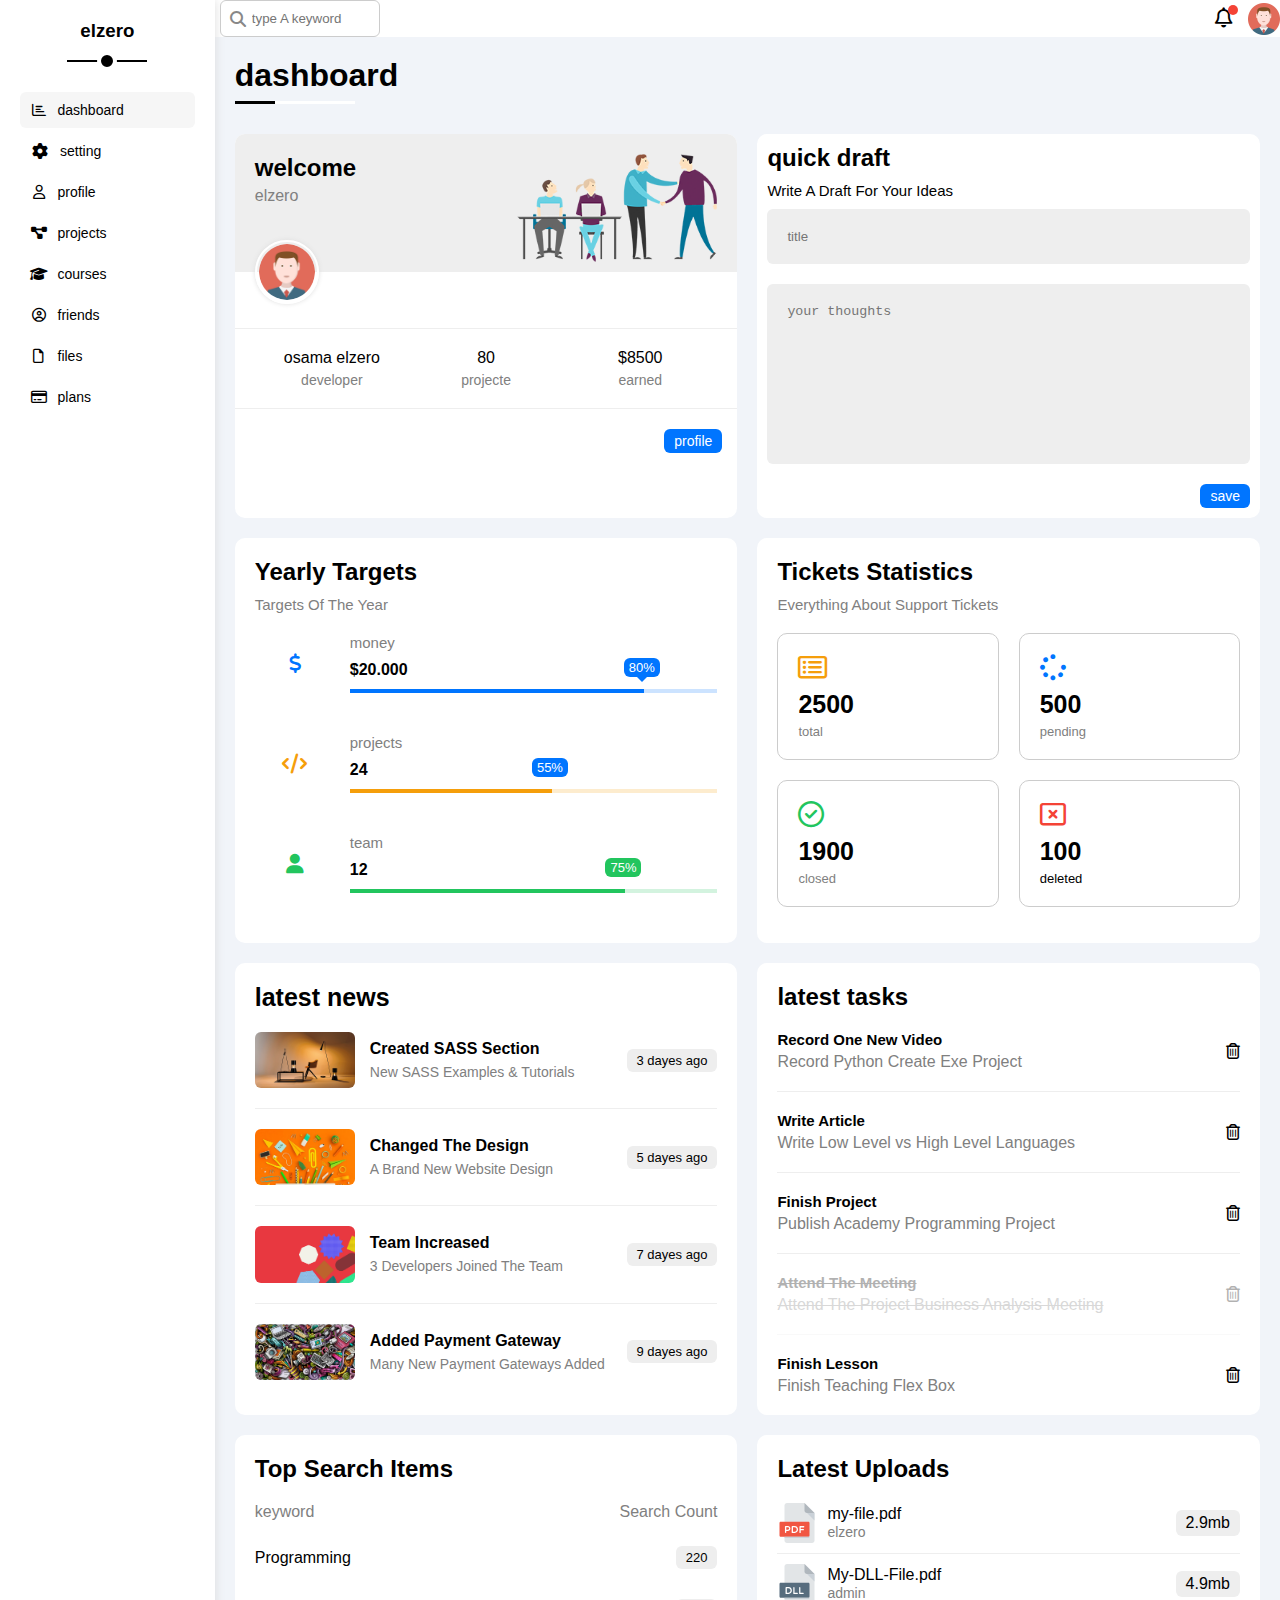
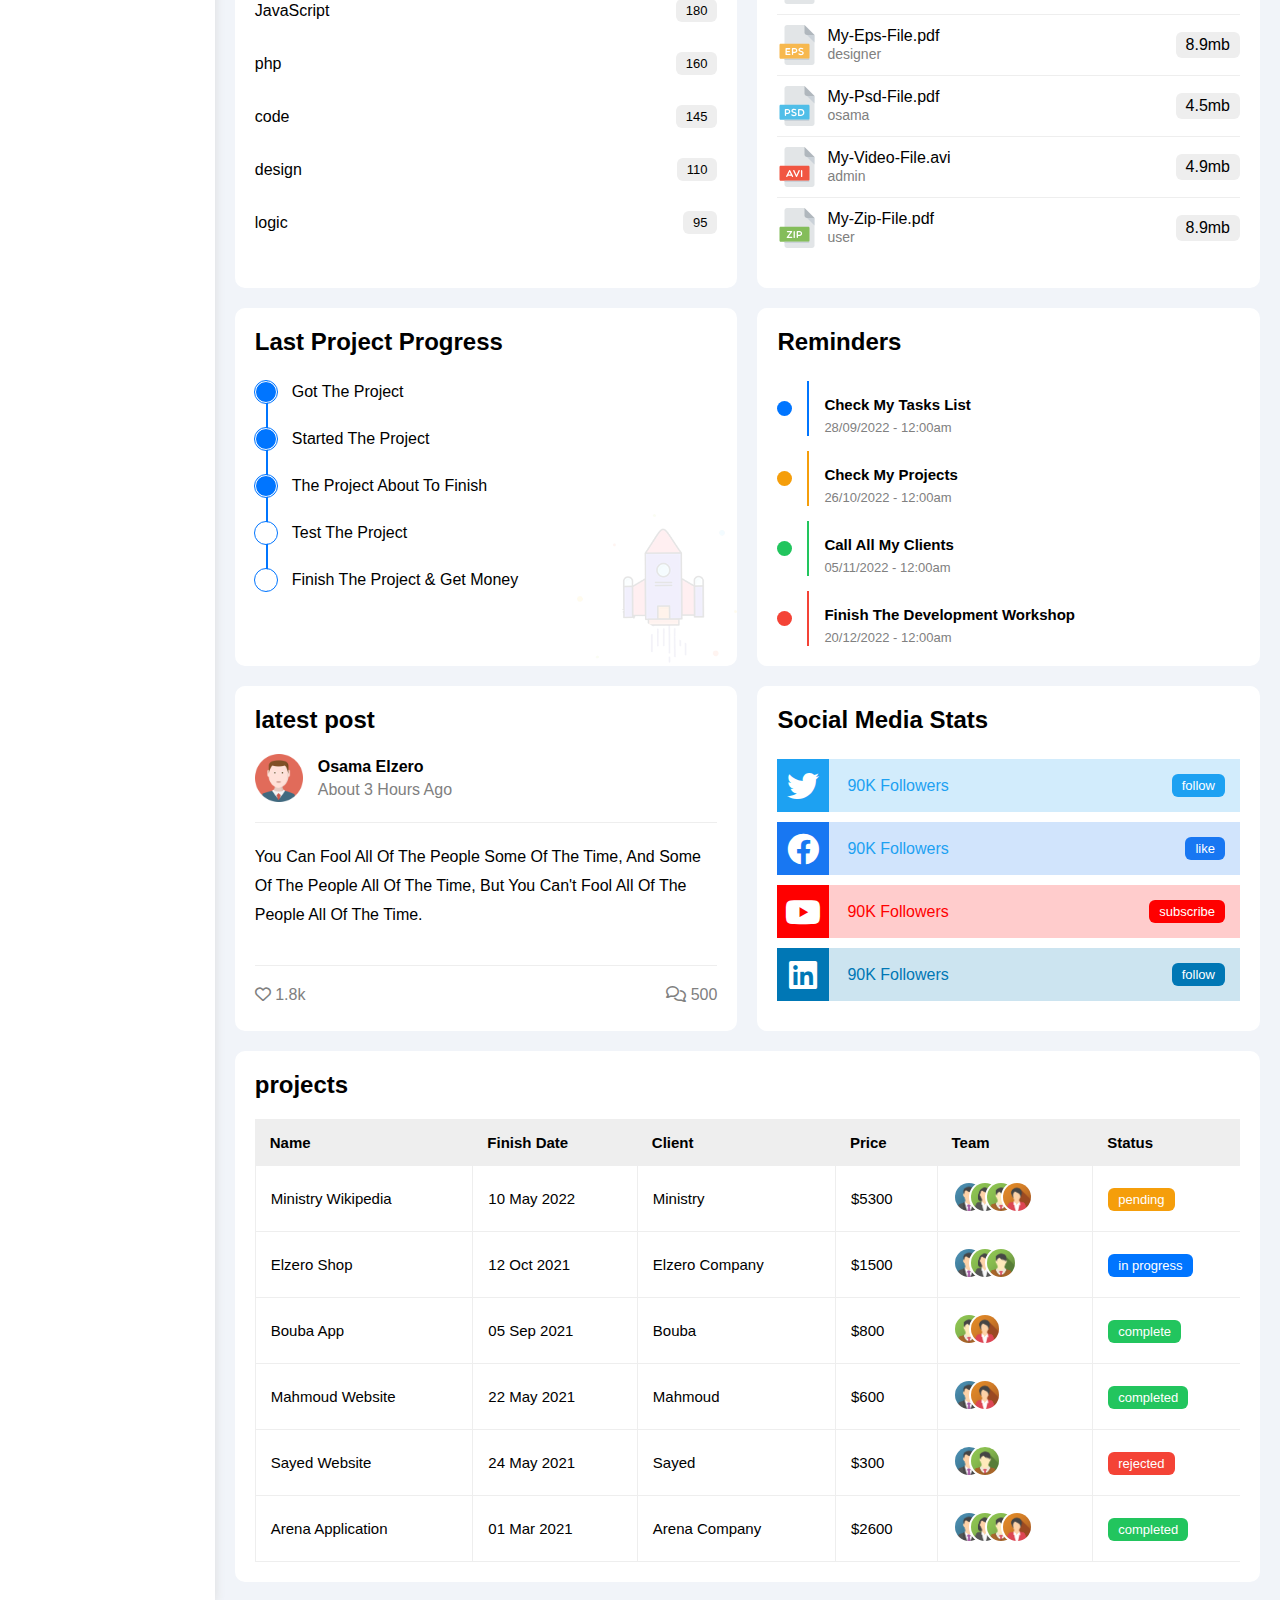
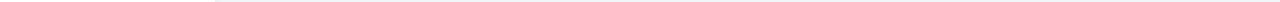
<file: index.html>
<!DOCTYPE html>
<html lang="en">

<head>
    <meta charset="UTF-8">
    <meta name="viewport" content="width=device-width, initial-scale=1.0">
    <title>dashboard</title>
    <link rel="stylesheet" href="css/all.min.css" />
    <link rel="stylesheet" href="css/framework.css" />
    <link rel="stylesheet" href="css/index.css" />


    <!-- google fonts-->
    <link rel="preconnect" href="https://fonts.googleapis.com">
    <link rel="preconnect" href="https://fonts.gstatic.com" crossorigin>
    <link href="https://fonts.googleapis.com/css2?family=Open+Sans:wght@300;500&#038;display=swap" rel="stylesheet" />
</head>

<body>

    <div class="page d-flex">
        <div class="sidebar bg-white p-20 p-relative">
            <h3 class="p-relative txt-c mt-0">elzero</h3>
            <ul>
                <li>
                    <a class="active d-flex align-center fs-14 c-black rad-6 p-10" href="index.html">
                        <i class="fa-regular fa-chart-bar fa-fw"></i>
                        <span>dashboard</span>
                    </a>
                </li>

                <li>
                    <a class=" d-flex  align-center c-black rad-6 p-10" href="settings.html">
                        <i class="fa-solid fa-gear fa-fw"></i>
                        <span>setting</span>
                    </a>
                </li>


                <li>
                    <a class=" d-flex align-center fs-14 c-black rad-6 p-10" href="profile.html">
                        <i class="fa-regular fa-user fa-fw"></i>
                        <span>profile</span>
                    </a>
                </li>


                <li>
                    <a class="d-flex align-center fs-14 c-black rad-6 p-10" href="projects.html">
                        <i class="fa-solid fa-diagram-project fa-fw"></i>
                        <span>projects</span>
                    </a>
                </li>


                <li>
                    <a class="d-flex align-center fs-14 c-black rad-6 p-10" href="courses.html">
                        <i class="fa-solid fa-graduation-cap fa-fw"></i>
                        <span>courses</span>
                    </a>
                </li>

                <li>
                    <a class=" d-flex align-center fs-14 c-black rad-6 p-10" href="friends.html">
                        <i class="fa-regular fa-circle-user fa-fw"></i>
                        <span>friends</span>
                    </a>
                </li>

                <li>
                    <a class="d-flex align-center fs-14 c-black rad-6 p-10" href="files.html">
                        <i class="fa-regular fa-file fa-fw"></i>
                        <span>files</span>
                    </a>
                </li>


                <li>
                    <a class="d-flex  align-center fs-14 c-black rad-6 p-10" href="plans.html">
                        <i class="fa-regular fa-credit-card fa-fw"></i>
                        <span>plans</span>
                    </a>
                </li>
            </ul>
        </div>
        <div class="content full-width">
            <!--start head-->
            <div class="head bg-white between-flex">
                <div class="search p-relative">
                    <input class="p-10" type="search" placeholder="type A keyword" />
                </div>
                <div class="icons d-flex align-center">
                    <span class="notification p-relative">
                        <i class="fa-regular fa-bell fa-lg"></i>
                    </span>
                    <img src="images/avatar.png" alt="" />
                </div>
            </div>

            <!--end head-->
            <h1 class="p-relative">dashboard</h1>
            <div class="wrapper d-grid gap-20">
                <!--start welcome wedget-->
                <div class=" welcome bg-white  rad-10 txt-c-mobile block-mobile">
                    <div class="intro d-flex space-between p-20 bg-eee">
                        <div>
                            <h2 class="m-0">welcome</h2>
                            <p class="mt-5 c-grey">elzero</p>
                        </div>
                        <img class="hide-mobile" src="images/welcome.png" alt="" />

                    </div>
                    <img class="avatar" src="images/avatar.png" alt="" />
                    <div class="body d-flex txt-c p-20 mt-20 mb-20 ">
                        <div>osama elzero<span class="d-block c-grey fs-14 mt-5">developer</span></div>
                        <div>80<span class="d-block c-grey fs-14 mt-5">projecte</span></div>
                        <div>$8500<span class="d-block c-grey fs-14 mt-5">earned</span></div>
                    </div>
                    <a href="profile.html" class="visit d-block w-fit bg-blue c-white fs-14 btn-shape">profile</a>
                </div>
                <!--end welcome wedget-->
                <!--start quick draft-->
                <div class="quick-draft bg-white p-10 rad-10">

                    <h2 class="mt-0 mb-10">quick draft</h2>
                    <p class="c-gray fs-15 mt-0 mb-10">Write A Draft For Your Ideas</p>
                    <form action="">
                        <input class="d-block bg-eee full-width b-none rad-6 p-20 mb-20" type="text"
                            placeholder="title" />
                        <textarea class="d-block bg-eee full-width b-none rad-6 p-20 mb-20"
                            placeholder="your thoughts"></textarea>
                        <input class="save d-block w-fit bg-blue c-white btn-shape fs-14 b-none" type="submit"
                            value="save" />
                    </form>


                </div>

                <!--end quick draft-->
                <!--start targets-->

                <div class="targets bg-white p-20 rad-10">
                    <h2 class="mt-0 mb-10">Yearly Targets</h2>
                    <p class="c-grey fs-15 mt-0 mb-10">Targets Of The Year</p>
                    <div class="target-row mb-20 d-flex align-center blue">
                        <div class="icons center-flex">
                            <i class="fa-solid fa-dollar-sign fa-lg c-blue "></i>
                        </div>
                        <div class="details">
                            <span class="c-grey fs-15 d-block mb-10">money</span>
                            <span class="d-block fw-bold mt-5 mb-10"> $20.000</span>
                            <div class="progress p-relative">
                                <span class="bg-blue blue" style="width: 80%">
                                    <span class="bg-blue">80%</span>
                                </span>
                            </div>
                        </div>
                    </div>


                    <div class="target-row mb-20 d-flex align-center orange">
                        <div class="icons center-flex">
                            <i class="fa-solid fa-code fa-lg c-orange "></i>
                        </div>
                        <div class="details">
                            <span class="c-grey fs-15 d-block mb-10">projects</span>
                            <span class="d-block fw-bold mt-5 mb-10"> 24</span>
                            <div class="progress p-relative">
                                <span class="bg-orange orange" style="width: 55%">
                                    <span class="bg-blue">55%</span>
                                </span>
                            </div>
                        </div>
                    </div>


                    <div class="target-row mb-20 d-flex align-center green">
                        <div class="icons center-flex">
                            <i class="fa-solid fa-user fa-lg c-green "></i>
                        </div>
                        <div class="details">
                            <span class="c-grey fs-15 d-block mb-10">team</span>
                            <span class="d-block fw-bold mt-5 mb-10"> 12</span>
                            <div class="progress p-relative">
                                <span class="bg-green green" style="width:75%">
                                    <span class="bg-green">75%</span>
                                </span>
                            </div>
                        </div>
                    </div>

                </div>

                <!--end targets-->
                <!--start tickets-->
                <div class="tickets p-20 rad-10 bg-white">
                    <h2 class="mt-0 mb-10">Tickets Statistics</h2>
                    <p class="mt-0 mb-20 c-grey fs-15">Everything About Support Tickets</p>
                    <div class="d-flex f-wrap gap-20 ">
                        <div class="box rad-10 p-20 fs-13 c-grey ">
                            <i class="fa-regular fa-rectangle-list fa-2x mb-10 c-orange"></i>
                            <span class=" d-block fs-25 fw-bold c-black mb-5">2500</span>
                            total
                        </div>

                        <div class="box rad-10 p-20 fs-13 c-grey ">
                            <i class="fa-solid fa-spinner fa-2x mb-10 c-blue"></i>
                            <span class=" d-block fs-25 fw-bold c-black mb-5">500</span>
                            pending
                        </div>

                        <div class="box rad-10 p-20 fs-13 c-grey ">
                            <i class="fa-regular fa-circle-check fa-2x mb-10 c-green"></i>
                            <span class=" d-block fs-25 fw-bold c-black mb-5">1900</span>
                            closed
                        </div>

                        <div class="box rad-10 p-20 fs-13 c-gray ">
                            <i class="fa-regular fa-rectangle-xmark fa-2x mb-10 c-red"></i>
                            <span class=" d-block fs-25 fw-bold c-black mb-5">100</span>
                            deleted
                        </div>

                    </div>
                </div>
                <!--end tickets-->
                <!--start latest news wedget-->

                <div class="latest-news bg-white rad-10 p-20">
                    <h2 class="mt-0 mb-20 fs-25">latest news</h2>
                    <div class="news-row d-flex align-center txt-c-mobile">
                        <img src="images/news-01.png" alt="">
                        <div class="info">
                            <h3>Created SASS Section</h3>
                            <p class="c-grey fs-14 m-0">New SASS Examples & Tutorials</p>
                        </div>
                        <div class="btn-shape bg-eee fs-13 label">3 dayes ago</div>
                    </div>


                    <div class="news-row d-flex align-center txt-c-mobile">
                        <img src="images/news-02.png" alt="">
                        <div class="info">
                            <h3>Changed The Design</h3>
                            <p class="c-grey fs-14 m-0">A Brand New Website Design</p>
                        </div>
                        <div class="btn-shape bg-eee fs-13 label">5 dayes ago</div>
                    </div>

                    <div class="news-row d-flex align-center txt-c-mobile">
                        <img src="images/news-03.png" alt="">
                        <div class="info">
                            <h3>Team Increased</h3>
                            <p class="c-grey fs-14 m-0">3 Developers Joined The Team</p>
                        </div>
                        <div class="btn-shape bg-eee fs-13 label">7 dayes ago</div>
                    </div>

                    <div class="news-row d-flex align-center txt-c-mobile">
                        <img src="images/news-04.png" alt="">
                        <div class="info">
                            <h3>Added Payment Gateway</h3>
                            <p class="c-grey fs-14 m-0">Many New Payment Gateways Added</p>
                        </div>
                        <div class="btn-shape bg-eee fs-13 label">9 dayes ago</div>
                    </div>

                </div>
                <!--end latest news wadget-->
                <!--start latest tasks-->

                <div class="latest-tasks bg-white p-20 rad-10">
                    <h2 class="mt-0 mb-20 ">latest tasks</h2>
                    <div class="task-row between-flex">
                        <div class="info">
                            <h3 class="mt-0 mb-5 fs-15">Record One New Video</h3>
                            <p class="c-grey m-0">Record Python Create Exe Project</p>
                        </div>
                        <i class="fa-regular fa-trash-can delete "></i>
                    </div>

                    <div class="task-row between-flex">
                        <div class="info">
                            <h3 class="mt-0 mb-5 fs-15">Write Article</h3>
                            <p class="m-0 c-grey">Write Low Level vs High Level Languages</p>
                        </div>
                        <i class="fa-regular fa-trash-can delete "></i>
                    </div>

                    <div class="task-row between-flex">
                        <div class="info">
                            <h3 class="mt-0 mb-5 fs-15">Finish Project</h3>
                            <p class="m-0 c-grey">Publish Academy Programming Project</p>
                        </div>
                        <i class="fa-regular fa-trash-can delete "></i>
                    </div>

                    <div class="task-row between-flex done">
                        <div class="info">
                            <h3 class="mt-0 mb-5 fs-15">Attend The Meeting</h3>
                            <p class="m-0 c-grey">Attend The Project Business Analysis Meeting</p>
                        </div>
                        <i class="fa-regular fa-trash-can delete "></i>
                    </div>

                    <div class="task-row between-flex">
                        <div class="info">
                            <h3 class="mt-0 mb-5 fs-15">Finish Lesson</h3>
                            <p class="m-0 c-grey">Finish Teaching Flex Box</p>
                        </div>
                        <i class="fa-regular fa-trash-can delete "></i>
                    </div>
                </div>

                <!--end latest tasks-->
                <!--start top search items-->
                <div class="search-items bg-white p-20 rad-10 ">
                    <h2 class="mt-0 mb-20">Top Search Items</h2>
                    <div class="items-head d-flex between-flex c-grey mb-10">
                        <div>keyword</div>
                        <div>Search Count</div>
                    </div>

                    <div class="items d-flex between-flex pt-15 pb-15">
                        <span>Programming</span>
                        <span class="btn-shape bg-eee fs-13 ">220</span>
                    </div>

                    <div class="items d-flex between-flex pt-15 pb-15">
                        <span>JavaScript</span>
                        <span class="btn-shape bg-eee fs-13 ">180</span>
                    </div>

                    <div class="items d-flex between-flex pt-15 pb-15">
                        <span>php</span>
                        <span class="btn-shape bg-eee fs-13 ">160</span>
                    </div>

                    <div class="items d-flex between-flex pt-15 pb-15">
                        <span>code</span>
                        <span class="btn-shape bg-eee fs-13 ">145</span>
                    </div>


                    <div class="items d-flex between-flex pt-15 pb-15">
                        <span>design</span>
                        <span class="btn-shape bg-eee fs-13 ">110</span>
                    </div>


                    <div class="items d-flex between-flex pt-15 pb-15">
                        <span>logic</span>
                        <span class="btn-shape bg-eee fs-13 ">95</span>
                    </div>
                </div>
                <!--end top search items-->
                <!--start Latest Uploads-->
                <div class="latest-uploads p-20 bg-white rad-10">
                    <h2 class="mt-0 mb-20">Latest Uploads</h2>
                    <ul class="m-0">
                        <li class="between-flex pb-10 mb-10 ">
                            <div class="d-flex align-center ">
                                <img class="mr-10" src="images/pdf.svg" alt="" />
                                <div>
                                    <span class="d-block">my-file.pdf</span>
                                    <span class="c-grey fs-14">elzero</span>
                                </div>
                            </div>
                            <div class="btn-shape bg-eee">2.9mb</div>

                        </li>


                        <li class="between-flex pb-10 mb-10 ">
                            <div class="d-flex align-center ">
                                <img class="mr-10" src="images/dll.svg" alt="" />
                                <div>
                                    <span class="d-block">My-DLL-File.pdf </span>
                                    <span class="c-grey fs-14">admin</span>
                                </div>
                            </div>
                            <div class="btn-shape bg-eee">4.9mb</div>

                        </li>



                        <li class="between-flex pb-10 mb-10">
                            <div class="d-flex align-center ">
                                <img class="mr-10" src="images/eps.svg" alt="" />
                                <div>
                                    <span class="d-block">My-Eps-File.pdf</span>
                                    <span class="c-grey fs-14">designer</span>
                                </div>
                            </div>
                            <div class="btn-shape bg-eee">8.9mb</div>

                        </li>

                        <li class="between-flex pb-10 mb-10 ">
                            <div class="d-flex align-center ">
                                <img class="mr-10" src="images/psd.svg" alt="" />
                                <div>
                                    <span class="d-block">My-Psd-File.pdf</span>
                                    <span class="c-grey fs-14">osama</span>
                                </div>
                            </div>
                            <div class="btn-shape bg-eee">4.5mb</div>

                        </li>

                        <li class="between-flex pb-10 mb-10">
                            <div class="d-flex align-center ">
                                <img class="mr-10" src="images/avi.svg" alt="" />
                                <div>
                                    <span class="d-block">My-Video-File.avi</span>
                                    <span class="c-grey fs-14">admin</span>
                                </div>
                            </div>
                            <div class="btn-shape bg-eee">4.9mb</div>

                        </li>


                        <li class="between-flex pb-10 mb-10 ">
                            <div class="d-flex align-center ">
                                <img class="mr-10" src="images/zip.svg" alt="" />
                                <div>
                                    <span class="d-block">My-Zip-File.pdf</span>
                                    <span class="c-grey fs-14">user</span>
                                </div>
                            </div>
                            <div class="btn-shape bg-eee">8.9mb</div>

                        </li>
                    </ul>
                </div>
                <!--end Latest Uploads-->
                <!--start latest project-->

                <div class="latest-project p-20 bg-white rad-10 p-relative">
                    <h2 class="mt-0 mb-20">Last Project Progress</h2>
                    <ul class="m-0 p-relative">
                        <li class=" mt-25 d-flex align-center done">Got The Project</li>
                        <li class="mt-25 d-flex align-center done">Started The Project</li>
                        <li class="mt-25 d-flex align-center done">The Project About To Finish</li>
                        <li class="mt-25 d-flex align-center current">Test The Project</li>
                        <li class="mt-25 d-flex align-center">Finish The Project & Get Money</li>

                    </ul>
                    <img class="lanuch-icon" src="images/project.png" alt="">

                </div>


                <!--end latest project -->
                <!--start reminders-->

                <div class="reminders bg-white p-20 rad-10">
                    <h2 class="mt-0 mb-25">Reminders</h2>
                    <ul class="m-0">
                        <li class="d-flex align-center mt-15">
                            <span class=" d-block rad-half bg-blue mr-15 key"></span>
                            <div class="pl-15 blue">
                                <p class="fw-bold fs-15 mr-10 mb-5">Check My Tasks List</p>
                                <span class="fs-13 c-grey">28/09/2022 - 12:00am</span>
                            </div>

                        </li>

                        <li class="d-flex align-center mt-15">
                            <span class=" d-block rad-half bg-orange mr-15 key"></span>
                            <div class="pl-15 orange">
                                <p class="fw-bold fs-15 mr-10 mb-5">Check My Projects</p>
                                <span class="fs-13 c-grey">26/10/2022 - 12:00am</span>
                            </div>

                        </li>

                        <li class="d-flex align-center mt-15">
                            <span class=" d-block rad-half bg-green mr-15 key"></span>
                            <div class="pl-15 green">
                                <p class="fw-bold fs-15 mr-10 mb-5">Call All My Clients</p>
                                <span class="fs-13 c-grey">05/11/2022 - 12:00am</span>
                            </div>

                        </li>



                        <li class="d-flex align-center mt-15">
                            <span class=" d-block rad-half bg-red mr-15 key"></span>
                            <div class="pl-15 red">
                                <p class="fw-bold fs-15 mr-10 mb-5">Finish The Development Workshop</p>
                                <span class="fs-13 c-grey">20/12/2022 - 12:00am</span>
                            </div>

                        </li>
                    </ul>
                </div>
                <!--end reminders-->
                <!--staet latest post-->
                <div class="latest-post bg-white rad-10 p-20">
                    <h2 class="mt-0 mb-20">latest post</h2>
                    <div class=" top d-flex align-center">
                        <img src="images/avatar.png" class="avatar mr-15" alt="" />
                        <div class="info">
                            <span class="fw-bold d-block mb-5">Osama Elzero </span>
                            <span class="c-grey ">About 3 Hours Ago</span>
                        </div>

                    </div>

                    <div class=" post-content txt-c-mobile  pt-20 pb-20 mt-20 mb-20">
                        You Can Fool All Of The People Some Of The Time, And Some Of The People
                        All Of The Time, But
                        You Can't Fool All Of The People All Of The Time.</p>
                    </div>
                    <div class="post-state between-flex c-grey">
                        <div>
                            <i class="fa-regular fa-heart"></i>
                            <span>1.8k</span>
                        </div>
                        <div>
                            <i class="fa-regular fa-comments"></i>
                            <span>500</span>
                        </div>


                    </div>

                </div>

                <!--end latest post-->
                <!--start social media stats-->
                <div class="social-media p-relative bg-white rad-10 p-20">
                    <h2 class="mt-0 mb-25">Social Media Stats</h2>
                    <div class="box twitter between-flex p-relative p-15 mb-10">
                        <i class="fa-brands fa-twitter fa-2x c-white h-full center-flex  "></i>
                        <span>90K Followers</span>
                        <a class="btn-shape fs-13 c-white " href="#">follow</a>
                    </div>

                    <div class="box facebook between-flex p-relative p-15 mb-10">
                        <i class="fa-brands fa-facebook fa-2x c-white h-full center-flex "></i>
                        <span>90K Followers</span>
                        <a class="btn-shape fs-13 c-white " href="#">like</a>
                    </div>

                    <div class="box youtube between-flex p-relative p-15 mb-10">
                        <i class="fa-brands fa-youtube fa-2x c-white h-full center-flex "></i>
                        <span>90K Followers</span>
                        <a class="btn-shape fs-13 c-white " href="#">subscribe</a>
                    </div>

                    <div class="box linkedin between-flex p-relative p-15 mb-10">
                        <i class="fa-brands fa-linkedin fa-2x c-white h-full center-flex "></i>
                        <span>90K Followers</span>
                        <a class="btn-shape fs-13 c-white " href="#">follow</a>
                    </div>


                </div>



                <!--end social media stats-->
            </div>

            <!--start projects table-->
            <div class="projects p-20 bg-white rad-10 m-20">
                <h2 class="mt-0 mb-20">projects</h2>
                <div class="responsive-table">
                    <table class="fs-15 full-width">
                        <thead>
                            <tr>
                                <td>Name</td>
                                <td>Finish Date</td>
                                <td>Client</td>
                                <td>Price</td>
                                <td>Team</td>
                                <td>Status</td>
                            </tr>
                        </thead>
                        <tbody>
                            <tr>
                                <td>Ministry Wikipedia</td>
                                <td>10 May 2022</td>
                                <td>Ministry</td>
                                <td>$5300</td>
                                <td>
                                    <img src="images/team-01 (1).png " alt="" />
                                    <img src="images/team-02.png " alt="" />
                                    <img src="images/team-03.png " alt="" />
                                    <img src="images/team-04.png" alt="" />

                                </td>
                                <td>
                                    <span class=" label btn-shape c-white bg-orange ">pending</span>
                                </td>
                            </tr>

                            <tr>
                                <td>Elzero Shop</td>
                                <td>12 Oct 2021</td>
                                <td>Elzero Company</td>
                                <td>$1500</td>
                                <td>
                                    <img src="images/team-01 (1).png " alt="" />
                                    <img src="images/team-02.png " alt="" />
                                    <img src="images/team-03.png " alt="" />


                                </td>
                                <td>
                                    <span class=" label btn-shape c-white bg-blue ">in progress</span>
                                </td>
                            </tr>


                            <tr>
                                <td>Bouba App</td>
                                <td>05 Sep 2021</td>
                                <td>Bouba</td>
                                <td>$800</td>
                                <td>
                                    <img src="images/team-03.png " alt="" />
                                    <img src="images/team-04.png" alt="" />

                                </td>
                                <td>
                                    <span class=" label btn-shape c-white bg-green ">complete</span>
                                </td>
                            </tr>

                            <tr>
                                <td>Mahmoud Website</td>
                                <td>22 May 2021</td>
                                <td>Mahmoud</td>
                                <td>$600</td>
                                <td>
                                    <img src="images/team-01 (1).png " alt="" />
                                    <img src="images/team-04.png" alt="" />

                                </td>
                                <td>
                                    <span class=" label btn-shape c-white bg-green ">completed</span>
                                </td>
                            </tr>

                            <tr>
                                <td>Sayed Website</td>
                                <td>24 May 2021</td>
                                <td>Sayed</td>
                                <td>$300</td>

                                <td>
                                    <img src="images/team-01 (1).png " alt="" />
                                    <img src="images/team-03.png " alt="" />


                                </td>
                                <td>
                                    <span class=" label btn-shape c-white bg-red ">rejected</span>
                                </td>
                            </tr>

                            <tr>
                                <td>Arena Application</td>
                                <td>01 Mar 2021</td>
                                <td>Arena Company</td>
                                <td>$2600</td>
                                <td>
                                    <img src="images/team-01 (1).png " alt="" />
                                    <img src="images/team-02.png " alt="" />
                                    <img src="images/team-03.png " alt="" />
                                    <img src="images/team-04.png" alt="" />

                                </td>
                                <td>
                                    <span class=" label btn-shape c-white bg-green ">completed</span>
                                </td>
                            </tr>

                        </tbody>
                    </table>

                </div>
            </div>
            <!--end projects table-->
        </div>
    </div>
</body>

</html>
</file>
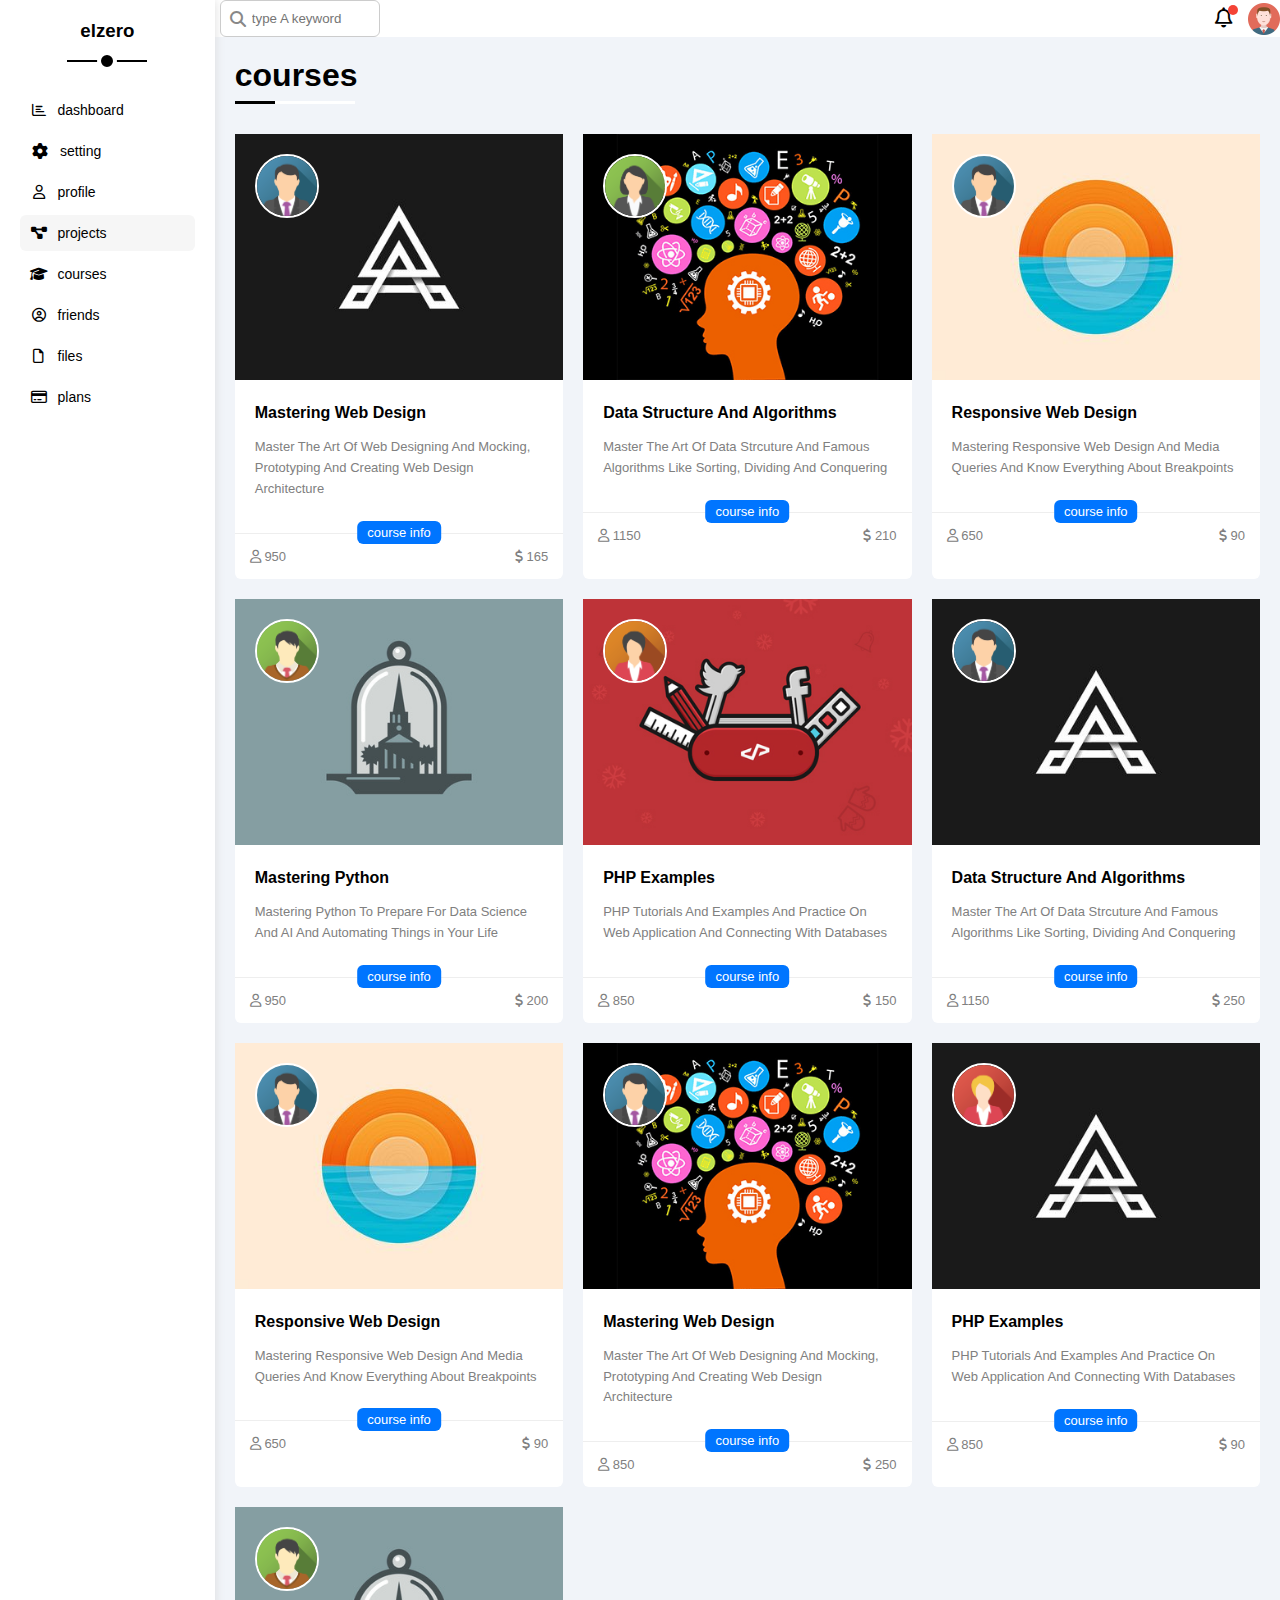
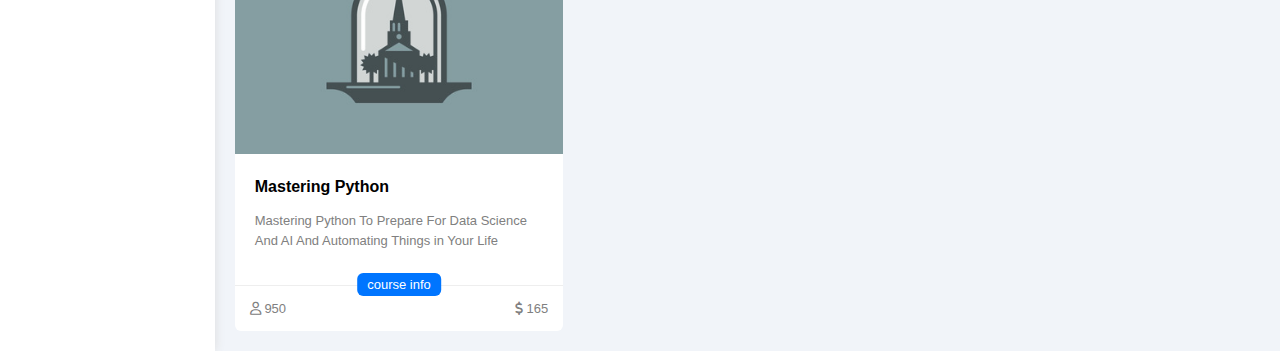
<file: courses.html>
<!DOCTYPE html>
<html lang="en">

<head>
    <meta charset="UTF-8">
    <meta name="viewport" content="width=device-width, initial-scale=1.0">
    <title>courses</title>
    <link rel="stylesheet" href="css/all.min.css" />
    <link rel="stylesheet" href="css/framework.css" />
    <link rel="stylesheet" href="css/index.css" />
    <!-- google fonts-->
    <link rel="preconnect" href="https://fonts.googleapis.com">
    <link rel="preconnect" href="https://fonts.gstatic.com" crossorigin>
    <link href="https://fonts.googleapis.com/css2?family=Open+Sans:wght@300;500&#038;display=swap" rel="stylesheet" />
</head>

<body>
    <div class="page d-flex">
        <div class="sidebar bg-white p-20 p-relative">
            <h3 class="p-relative txt-c mt-0">elzero</h3>
            <ul>
                <li>
                    <a class=" d-flex align-center fs-14 c-black rad-6 p-10" href="index.html">
                        <i class="fa-regular fa-chart-bar fa-fw"></i>
                        <span>dashboard</span>
                    </a>
                </li>

                <li>
                    <a class="  d-flex  align-center c-black rad-6 p-10" href="settings.html">
                        <i class="fa-solid fa-gear fa-fw"></i>
                        <span>setting</span>
                    </a>
                </li>
                <li>
                    <a class="  d-flex align-center fs-14 c-black rad-6 p-10" href="profile.html">
                        <i class="fa-regular fa-user fa-fw"></i>
                        <span>profile</span>
                    </a>
                </li>
                <li>
                    <a class=" active d-flex align-center fs-14 c-black rad-6 p-10" href="projects.html">
                        <i class="fa-solid fa-diagram-project fa-fw"></i>
                        <span>projects</span>
                    </a>
                </li>
                <li>
                    <a class="d-flex align-center fs-14 c-black rad-6 p-10" href="courses.html">
                        <i class="fa-solid fa-graduation-cap fa-fw"></i>
                        <span>courses</span>
                    </a>
                </li>

                <li>
                    <a class=" d-flex align-center fs-14 c-black rad-6 p-10" href="friends.html">
                        <i class="fa-regular fa-circle-user fa-fw"></i>
                        <span>friends</span>
                    </a>
                </li>
                <li>
                    <a class="d-flex align-center fs-14 c-black rad-6 p-10" href="files.html">
                        <i class="fa-regular fa-file fa-fw"></i>
                        <span>files</span>
                    </a>
                </li>
                <li>
                    <a class="d-flex  align-center fs-14 c-black rad-6 p-10" href="plans.html">
                        <i class="fa-regular fa-credit-card fa-fw"></i>
                        <span>plans</span>
                    </a>
                </li>
            </ul>
        </div>
        <div class="content full-width">
            <!--start head-->
            <div class="head bg-white between-flex">
                <div class="search p-relative">
                    <input class="p-10" type="search" placeholder="type A keyword" />
                </div>
                <div class="icons d-flex align-center">
                    <span class="notification p-relative">
                        <i class="fa-regular fa-bell fa-lg"></i>
                    </span>
                    <img src="images/avatar.png" alt="" />
                </div>
            </div>

            <!--end head-->

            <h1 class="p-relative">courses</h1>
            <div class="courses-page d-grid gap-20 m-20">
                <div class="course bg-white rad-6 p-relative ">
                    <img class="cover" src="images/course-01.jpg" alt="" />
                    <img class="instructor" src="images/team-01 (1).png" alt="" />
                    <div class="p-20">
                        <h4 class="m-0">Mastering Web Design</h4>
                        <p class=" description c-grey fs-13 mt-15">Master The Art Of Web Designing And Mocking,
                            Prototyping And Creating Web Design Architecture
                        </p>
                    </div>
                    <div class="info between-flex p-15 p-relative fs-13 ">
                        <span class="title btn-shape bg-blue c-white">course info</span>
                        <span class="c-grey">
                            <i class="fa-regular fa-user"></i>
                            950
                        </span>
                        <span class="c-grey">
                            <i class="fa-solid fa-dollar-sign"></i>
                            165
                        </span>
                    </div>
                </div>
                <div class="course bg-white rad-6 p-relative ">
                    <img class="cover" src="images/course-02.jpg" alt="" />
                    <img class="instructor" src="images/team-02.png " alt="" />
                    <div class="p-20">
                        <h4 class="m-0">Data Structure And Algorithms
                        </h4>
                        <p class=" description c-grey fs-13 mt-15">Master The Art Of Data Strcuture And Famous
                            Algorithms Like Sorting, Dividing And Conquering
                        </p>
                    </div>
                    <div class="info between-flex p-15 p-relative fs-13 ">
                        <span class="title btn-shape bg-blue c-white">course info</span>
                        <span class="c-grey">
                            <i class="fa-regular fa-user"></i>
                            1150
                        </span>
                        <span class="c-grey">
                            <i class="fa-solid fa-dollar-sign"></i>
                            210
                        </span>
                    </div>
                </div>
                <div class="course bg-white rad-6 p-relative ">
                    <img class="cover" src="images/course-03.jpg" alt="" />
                    <img class="instructor" src="images/team-01 (1).png" alt="" />
                    <div class="p-20">
                        <h4 class="m-0">Responsive Web Design</h4>
                        <p class=" description c-grey fs-13 mt-15">Mastering Responsive Web Design And Media Queries And
                            Know Everything About Breakpoints
                        </p>
                    </div>
                    <div class="info between-flex p-15 p-relative fs-13 ">
                        <span class="title btn-shape bg-blue c-white">course info</span>
                        <span class="c-grey">
                            <i class="fa-regular fa-user"></i>
                            650
                        </span>
                        <span class="c-grey">
                            <i class="fa-solid fa-dollar-sign"></i>
                            90
                        </span>
                    </div>
                </div>
                <div class="course bg-white rad-6 p-relative ">
                    <img class="cover" src="images/course-04.jpg" alt="" />
                    <img class="instructor" src="images/team-03.png " alt="" />
                    <div class="p-20">
                        <h4 class="m-0">Mastering Python</h4>
                        <p class=" description c-grey fs-13 mt-15">Mastering Python To Prepare For Data Science And AI
                            And Automating Things in Your Life
                        </p>
                    </div>
                    <div class="info between-flex p-15 p-relative fs-13 ">
                        <span class="title btn-shape bg-blue c-white">course info</span>
                        <span class="c-grey">
                            <i class="fa-regular fa-user"></i>
                            950
                        </span>
                        <span class="c-grey">
                            <i class="fa-solid fa-dollar-sign"></i>
                            200
                        </span>
                    </div>
                </div>
                <div class="course bg-white rad-6 p-relative ">
                    <img class="cover" src="images/course-05.jpg" alt="" />
                    <img class="instructor" src="images/team-04.png " alt="" />
                    <div class="p-20">
                        <h4 class="m-0">PHP Examples</h4>
                        <p class=" description c-grey fs-13 mt-15">PHP Tutorials And Examples And Practice On Web
                            Application And Connecting With Databases
                        </p>
                    </div>
                    <div class="info between-flex p-15 p-relative fs-13 ">
                        <span class="title btn-shape bg-blue c-white">course info</span>
                        <span class="c-grey">
                            <i class="fa-regular fa-user"></i>
                            850
                        </span>
                        <span class="c-grey">
                            <i class="fa-solid fa-dollar-sign"></i>
                            150
                        </span>
                    </div>
                </div>
                <div class="course bg-white rad-6 p-relative ">
                    <img class="cover" src="images/course-01.jpg" alt="" />
                    <img class="instructor" src="images/team-01 (1).png" alt="" />
                    <div class="p-20">
                        <h4 class="m-0">Data Structure And Algorithms</h4>
                        <p class=" description c-grey fs-13 mt-15">Master The Art Of Data Strcuture And Famous
                            Algorithms Like Sorting, Dividing And Conquering
                        </p>
                    </div>
                    <div class="info between-flex p-15 p-relative fs-13 ">
                        <span class="title btn-shape bg-blue c-white">course info</span>
                        <span class="c-grey">
                            <i class="fa-regular fa-user"></i>
                            1150
                        </span>
                        <span class="c-grey">
                            <i class="fa-solid fa-dollar-sign"></i>
                            250
                        </span>
                    </div>
                </div>
                <div class="course bg-white rad-6 p-relative ">
                    <img class="cover" src="images/course-03.jpg" alt="" />
                    <img class="instructor" src="images/team-01 (1).png" alt="" />
                    <div class="p-20">
                        <h4 class="m-0">Responsive Web Design</h4>
                        <p class=" description c-grey fs-13 mt-15">Mastering Responsive Web Design And Media Queries And
                            Know Everything About Breakpoints
                        </p>
                    </div>
                    <div class="info between-flex p-15 p-relative fs-13 ">
                        <span class="title btn-shape bg-blue c-white">course info</span>
                        <span class="c-grey">
                            <i class="fa-regular fa-user"></i>
                            650
                        </span>
                        <span class="c-grey">
                            <i class="fa-solid fa-dollar-sign"></i>
                            90
                        </span>
                    </div>
                </div>
                <div class="course bg-white rad-6 p-relative ">
                    <img class="cover" src="images/course-02.jpg" alt="" />
                    <img class="instructor" src="images/team-01 (1).png" alt="" />
                    <div class="p-20">
                        <h4 class="m-0">Mastering Web Design</h4>
                        <p class=" description c-grey fs-13 mt-15">Master The Art Of Web Designing And Mocking,
                            Prototyping And Creating Web Design Architecture
                        </p>
                    </div>
                    <div class="info between-flex p-15 p-relative fs-13 ">
                        <span class="title btn-shape bg-blue c-white">course info</span>
                        <span class="c-grey">
                            <i class="fa-regular fa-user"></i>
                            850
                        </span>
                        <span class="c-grey">
                            <i class="fa-solid fa-dollar-sign"></i>
                            250
                        </span>
                    </div>
                </div>
                <div class="course bg-white rad-6 p-relative ">
                    <img class="cover" src="images/course-01.jpg" alt="" />
                    <img class="instructor" src="images/team-05.png " alt="" />
                    <div class="p-20">
                        <h4 class="m-0">PHP Examples</h4>
                        <p class=" description c-grey fs-13 mt-15">PHP Tutorials And Examples And Practice On Web
                            Application And Connecting With Databases
                        </p>
                    </div>
                    <div class="info between-flex p-15 p-relative fs-13 ">
                        <span class="title btn-shape bg-blue c-white">course info</span>
                        <span class="c-grey">
                            <i class="fa-regular fa-user"></i>
                            850
                        </span>
                        <span class="c-grey">
                            <i class="fa-solid fa-dollar-sign"></i>
                            90
                        </span>
                    </div>
                </div>
                <div class="course bg-white rad-6 p-relative ">
                    <img class="cover" src="images/course-04.jpg" alt="" />
                    <img class="instructor" src="images/team-03.png " alt="" />
                    <div class="p-20">
                        <h4 class="m-0">Mastering Python</h4>
                        <p class=" description c-grey fs-13 mt-15">Mastering Python To Prepare For Data Science And AI
                            And Automating Things in Your Life
                        </p>
                    </div>
                    <div class="info between-flex p-15 p-relative fs-13 ">
                        <span class="title btn-shape bg-blue c-white">course info</span>
                        <span class="c-grey">
                            <i class="fa-regular fa-user"></i>
                            950
                        </span>
                        <span class="c-grey">
                            <i class="fa-solid fa-dollar-sign"></i>
                            165
                        </span>
                    </div>
                </div>
            </div>
        </div>
    </div>
</body>

</html>
</file>
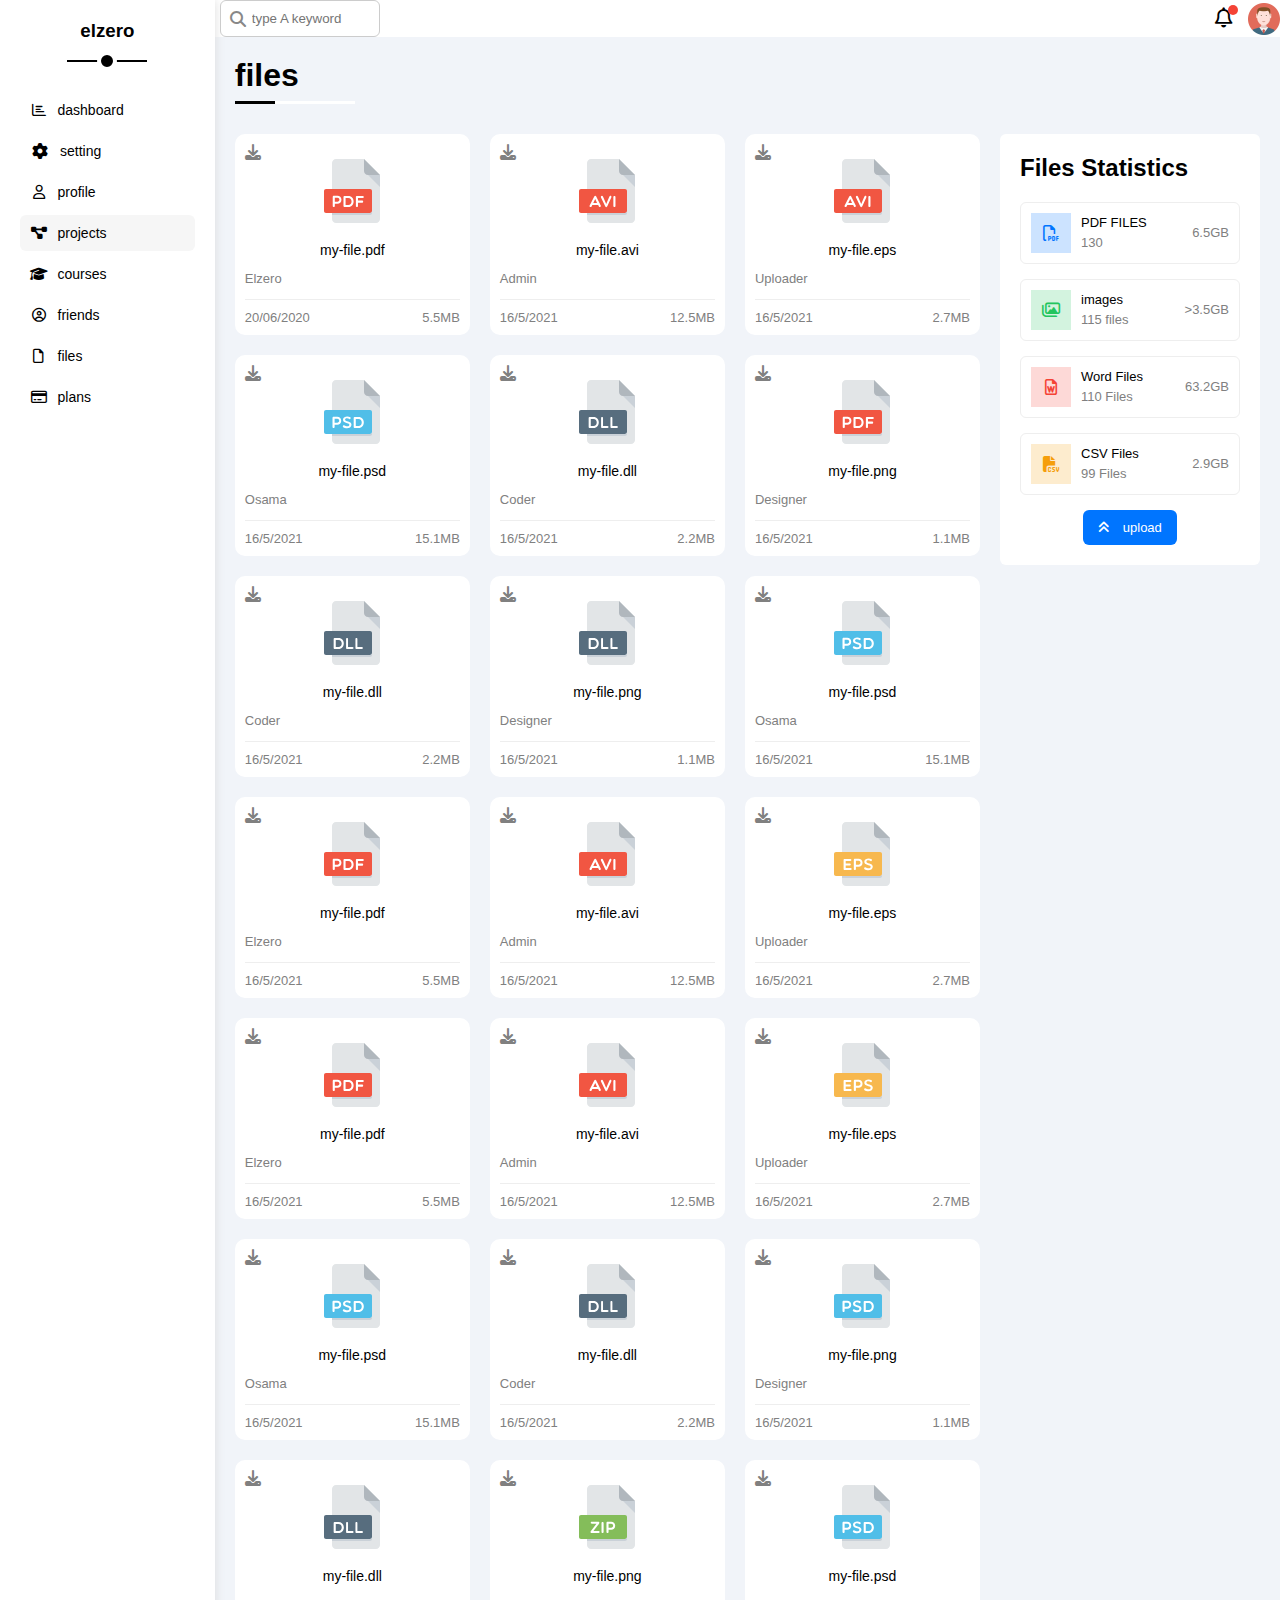
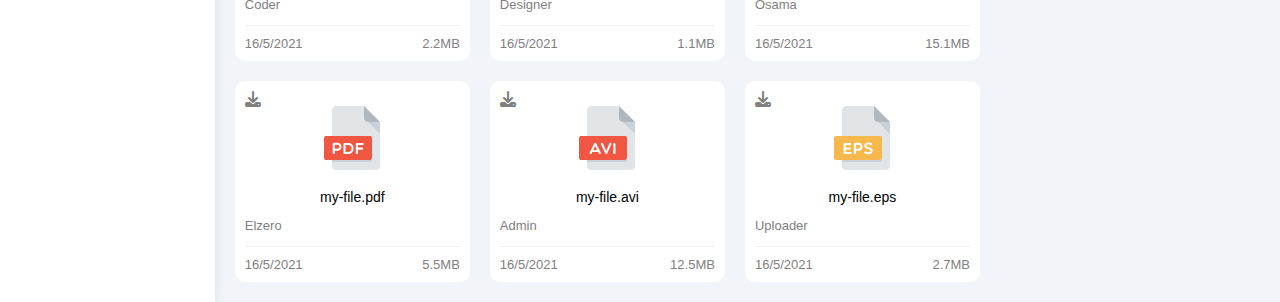
<file: files.html>
<!DOCTYPE html>
<html lang="en">

<head>
    <meta charset="UTF-8">
    <meta name="viewport" content="width=device-width, initial-scale=1.0">
    <title>files</title>
    <link rel="stylesheet" href="css/all.min.css" />
    <link rel="stylesheet" href="css/framework.css" />
    <link rel="stylesheet" href="css/index.css" />
    <!-- google fonts-->
    <link rel="preconnect" href="https://fonts.googleapis.com">
    <link rel="preconnect" href="https://fonts.gstatic.com" crossorigin>
    <link href="https://fonts.googleapis.com/css2?family=Open+Sans:wght@300;500&#038;display=swap" rel="stylesheet" />
</head>

<body>
    <div class="page d-flex">
        <div class="sidebar bg-white p-20 p-relative">
            <h3 class="p-relative txt-c mt-0">elzero</h3>
            <ul>
                <li>
                    <a class=" d-flex align-center fs-14 c-black rad-6 p-10" href="index.html">
                        <i class="fa-regular fa-chart-bar fa-fw"></i>
                        <span>dashboard</span>
                    </a>
                </li>

                <li>
                    <a class="  d-flex  align-center c-black rad-6 p-10" href="settings.html">
                        <i class="fa-solid fa-gear fa-fw"></i>
                        <span>setting</span>
                    </a>
                </li>
                <li>
                    <a class="  d-flex align-center fs-14 c-black rad-6 p-10" href="profile.html">
                        <i class="fa-regular fa-user fa-fw"></i>
                        <span>profile</span>
                    </a>
                </li>
                <li>
                    <a class=" active d-flex align-center fs-14 c-black rad-6 p-10" href="projects.html">
                        <i class="fa-solid fa-diagram-project fa-fw"></i>
                        <span>projects</span>
                    </a>
                </li>
                <li>
                    <a class="d-flex align-center fs-14 c-black rad-6 p-10" href="courses.html">
                        <i class="fa-solid fa-graduation-cap fa-fw"></i>
                        <span>courses</span>
                    </a>
                </li>

                <li>
                    <a class=" d-flex align-center fs-14 c-black rad-6 p-10" href="friends.html">
                        <i class="fa-regular fa-circle-user fa-fw"></i>
                        <span>friends</span>
                    </a>
                </li>
                <li>
                    <a class="d-flex align-center fs-14 c-black rad-6 p-10" href="files.html">
                        <i class="fa-regular fa-file fa-fw"></i>
                        <span>files</span>
                    </a>
                </li>
                <li>
                    <a class="d-flex  align-center fs-14 c-black rad-6 p-10" href="plans.html">
                        <i class="fa-regular fa-credit-card fa-fw"></i>
                        <span>plans</span>
                    </a>
                </li>
            </ul>
        </div>
        <div class="content full-width">
            <!--start head-->
            <div class="head bg-white between-flex">
                <div class="search p-relative">
                    <input class="p-10" type="search" placeholder="type A keyword" />
                </div>
                <div class="icons d-flex align-center">
                    <span class="notification p-relative">
                        <i class="fa-regular fa-bell fa-lg"></i>
                    </span>
                    <img src="images/avatar.png" alt="" />
                </div>
            </div>

            <!--end head-->

            <h1 class="p-relative">files</h1>
            <div class="files-page d-flex gap-20 m-20">
                <div class="files-stuts bg-white rad-6 p-20">
                    <h2 class="mt-0">Files Statistics</h2>
                    <div class=" d-flex align-center border-eee rad-6 fs-13 mb-15 p-10">
                        <i class="fa-regular fa-file-pdf fa-lg blue  center-flex c-blue  icon"></i>
                        <div class="info">
                            <span>PDF FILES</span>
                            <span class="d-block c-grey mt-5">130</span>
                        </div>
                        <div class="size c-grey">6.5GB</div>
                    </div>
                    <div class=" d-flex align-center border-eee rad-6 fs-13 mb-15 p-10">
                        <i class="fa-regular fa-images fa-lg green  center-flex c-green icon"></i>
                        <div class="info">
                            <span>images</span>
                            <span class="d-block c-grey mt-5">115 files</span>
                        </div>
                        <div class="size c-grey">>3.5GB</div>
                    </div>
                    <div class=" d-flex align-center border-eee rad-6 fs-13 mb-15 p-10">
                        <i class="fa-regular fa-file-word fa-lg red  center-flex c-red icon"></i>
                        <div class="info">
                            <span>Word Files</span>
                            <span class="d-block c-grey mt-5">110 Files</span>
                        </div>
                        <div class="size c-grey">63.2GB</div>
                    </div>

                    <div class=" d-flex align-center border-eee rad-6 fs-13 mb-15 p-10">
                        <i class="fa-solid fa-file-csv fa-lg orange center-flex c-orange icon"></i>
                        <div class="info">
                            <span>CSV Files</span>
                            <span class="d-block c-grey mt-5">99 Files</span>
                        </div>
                        <div class="size c-grey">2.9GB</div>
                    </div>


                    <a class="upload w-fit rad-6 bg-blue c-white  fs-13 d-block " href="#">
                        <i class="fa-solid fa-angles-up mr-10"></i>
                        upload
                    </a>

                </div>
                <div class="files-content d-grid gap-20">
                    <div class="file bg-white p-10 rad-10">
                        <i class="fa-solid fa-download c-grey p-absolute"></i>
                        <div class="icon txt-c">
                            <img decoding="async" class="mt-15 mb-15" src="images/pdf.svg" alt="" />
                        </div>
                        <div class="txt-c mb-10 fs-14">my-file.pdf</div>
                        <p class="c-grey fs-13">Elzero</p>
                        <div class="info between-flex mt-10 pt-10 fs-13 c-grey">
                            <span>20/06/2020</span>
                            <span>5.5MB</span>
                        </div>
                    </div>
                    <div class="file bg-white p-10 rad-10">
                        <i class="fa-solid fa-download c-grey p-absolute"></i>
                        <div class="icon txt-c">
                            <img decoding="async" class="mt-15 mb-15" src="images/avi.svg" alt="" />
                        </div>
                        <div class="txt-c mb-10 fs-14">my-file.avi</div>
                        <p class="c-grey fs-13">Admin</p>
                        <div class="info between-flex mt-10 pt-10 fs-13 c-grey">
                            <span>16/5/2021</span>
                            <span>12.5MB</span>
                        </div>
                    </div>
                    <div class="file bg-white p-10 rad-10">
                        <i class="fa-solid fa-download c-grey p-absolute"></i>
                        <div class="icon txt-c">
                            <img decoding="async" class="mt-15 mb-15" src="images/avi.svg" alt="" />
                        </div>
                        <div class="txt-c mb-10 fs-14">my-file.eps</div>
                        <p class="c-grey fs-13">Uploader</p>
                        <div class="info between-flex mt-10 pt-10 fs-13 c-grey">
                            <span>16/5/2021</span>
                            <span>2.7MB</span>
                        </div>
                    </div>
                    <div class="file bg-white p-10 rad-10">
                        <i class="fa-solid fa-download c-grey p-absolute"></i>
                        <div class="icon txt-c">
                            <img decoding="async" class="mt-15 mb-15" src="images/psd.svg" alt="" />
                        </div>
                        <div class="txt-c mb-10 fs-14">my-file.psd</div>
                        <p class="c-grey fs-13">Osama</p>
                        <div class="info between-flex mt-10 pt-10 fs-13 c-grey">
                            <span>16/5/2021</span>
                            <span>15.1MB</span>
                        </div>
                    </div>
                    <div class="file bg-white p-10 rad-10">
                        <i class="fa-solid fa-download c-grey p-absolute"></i>
                        <div class="icon txt-c">
                            <img decoding="async" class="mt-15 mb-15" src="images/dll.svg" alt="" />
                        </div>
                        <div class="txt-c mb-10 fs-14">my-file.dll</div>
                        <p class="c-grey fs-13">Coder</p>
                        <div class="info between-flex mt-10 pt-10 fs-13 c-grey">
                            <span>16/5/2021</span>
                            <span>2.2MB</span>
                        </div>
                    </div>
                    <div class="file bg-white p-10 rad-10">
                        <i class="fa-solid fa-download c-grey p-absolute"></i>
                        <div class="icon txt-c">
                            <img decoding="async" class="mt-15 mb-15" src="images/pdf.svg" alt="" />
                        </div>
                        <div class="txt-c mb-10 fs-14">my-file.png</div>
                        <p class="c-grey fs-13">Designer</p>
                        <div class="info between-flex mt-10 pt-10 fs-13 c-grey">
                            <span>16/5/2021</span>
                            <span>1.1MB</span>
                        </div>
                    </div>
                    <div class="file bg-white p-10 rad-10">
                        <i class="fa-solid fa-download c-grey p-absolute"></i>
                        <div class="icon txt-c">
                            <img decoding="async" class="mt-15 mb-15" src="images/dll.svg" alt="" />
                        </div>
                        <div class="txt-c mb-10 fs-14">my-file.dll</div>
                        <p class="c-grey fs-13">Coder</p>
                        <div class="info between-flex mt-10 pt-10 fs-13 c-grey">
                            <span>16/5/2021</span>
                            <span>2.2MB</span>
                        </div>
                    </div>
                    <div class="file bg-white p-10 rad-10">
                        <i class="fa-solid fa-download c-grey p-absolute"></i>
                        <div class="icon txt-c">
                            <img decoding="async" class="mt-15 mb-15" src="images/dll.svg" alt="" />
                        </div>
                        <div class="txt-c mb-10 fs-14">my-file.png</div>
                        <p class="c-grey fs-13">Designer</p>
                        <div class="info between-flex mt-10 pt-10 fs-13 c-grey">
                            <span>16/5/2021</span>
                            <span>1.1MB</span>
                        </div>
                    </div>
                    <div class="file bg-white p-10 rad-10">
                        <i class="fa-solid fa-download c-grey p-absolute"></i>
                        <div class="icon txt-c">
                            <img decoding="async" class="mt-15 mb-15" src="images/psd.svg" alt="" />
                        </div>
                        <div class="txt-c mb-10 fs-14">my-file.psd</div>
                        <p class="c-grey fs-13">Osama</p>
                        <div class="info between-flex mt-10 pt-10 fs-13 c-grey">
                            <span>16/5/2021</span>
                            <span>15.1MB</span>
                        </div>
                    </div>
                    <div class="file bg-white p-10 rad-10">
                        <i class="fa-solid fa-download c-grey p-absolute"></i>
                        <div class="icon txt-c">
                            <img decoding="async" class="mt-15 mb-15" src="images/pdf.svg" alt="" />
                        </div>
                        <div class="txt-c mb-10 fs-14">my-file.pdf</div>
                        <p class="c-grey fs-13">Elzero</p>
                        <div class="info between-flex mt-10 pt-10 fs-13 c-grey">
                            <span>16/5/2021</span>
                            <span>5.5MB</span>
                        </div>
                    </div>
                    <div class="file bg-white p-10 rad-10">
                        <i class="fa-solid fa-download c-grey p-absolute"></i>
                        <div class="icon txt-c">
                            <img decoding="async" class="mt-15 mb-15" src="images/avi.svg" alt="" />
                        </div>
                        <div class="txt-c mb-10 fs-14">my-file.avi</div>
                        <p class="c-grey fs-13">Admin</p>
                        <div class="info between-flex mt-10 pt-10 fs-13 c-grey">
                            <span>16/5/2021</span>
                            <span>12.5MB</span>
                        </div>
                    </div>
                    <div class="file bg-white p-10 rad-10">
                        <i class="fa-solid fa-download c-grey p-absolute"></i>
                        <div class="icon txt-c">
                            <img decoding="async" class="mt-15 mb-15" src="images/eps.svg" alt="" />
                        </div>
                        <div class="txt-c mb-10 fs-14">my-file.eps</div>
                        <p class="c-grey fs-13">Uploader</p>
                        <div class="info between-flex mt-10 pt-10 fs-13 c-grey">
                            <span>16/5/2021</span>
                            <span>2.7MB</span>
                        </div>
                    </div>
                    <div class="file bg-white p-10 rad-10">
                        <i class="fa-solid fa-download c-grey p-absolute"></i>
                        <div class="icon txt-c">
                            <img decoding="async" class="mt-15 mb-15" src="images/pdf.svg" alt="" />
                        </div>
                        <div class="txt-c mb-10 fs-14">my-file.pdf</div>
                        <p class="c-grey fs-13">Elzero</p>
                        <div class="info between-flex mt-10 pt-10 fs-13 c-grey">
                            <span>16/5/2021</span>
                            <span>5.5MB</span>
                        </div>
                    </div>
                    <div class="file bg-white p-10 rad-10">
                        <i class="fa-solid fa-download c-grey p-absolute"></i>
                        <div class="icon txt-c">
                            <img decoding="async" class="mt-15 mb-15" src="images/avi.svg" alt="" />
                        </div>
                        <div class="txt-c mb-10 fs-14">my-file.avi</div>
                        <p class="c-grey fs-13">Admin</p>
                        <div class="info between-flex mt-10 pt-10 fs-13 c-grey">
                            <span>16/5/2021</span>
                            <span>12.5MB</span>
                        </div>
                    </div>
                    <div class="file bg-white p-10 rad-10">
                        <i class="fa-solid fa-download c-grey p-absolute"></i>
                        <div class="icon txt-c">
                            <img decoding="async" class="mt-15 mb-15" src="images/eps.svg" alt="" />
                        </div>
                        <div class="txt-c mb-10 fs-14">my-file.eps</div>
                        <p class="c-grey fs-13">Uploader</p>
                        <div class="info between-flex mt-10 pt-10 fs-13 c-grey">
                            <span>16/5/2021</span>
                            <span>2.7MB</span>
                        </div>
                    </div>
                    <div class="file bg-white p-10 rad-10">
                        <i class="fa-solid fa-download c-grey p-absolute"></i>
                        <div class="icon txt-c">
                            <img decoding="async" class="mt-15 mb-15" src="images/psd.svg" alt="" />
                        </div>
                        <div class="txt-c mb-10 fs-14">my-file.psd</div>
                        <p class="c-grey fs-13">Osama</p>
                        <div class="info between-flex mt-10 pt-10 fs-13 c-grey">
                            <span>16/5/2021</span>
                            <span>15.1MB</span>
                        </div>
                    </div>
                    <div class="file bg-white p-10 rad-10">
                        <i class="fa-solid fa-download c-grey p-absolute"></i>
                        <div class="icon txt-c">
                            <img decoding="async" class="mt-15 mb-15" src="images/dll.svg" alt="" />
                        </div>
                        <div class="txt-c mb-10 fs-14">my-file.dll</div>
                        <p class="c-grey fs-13">Coder</p>
                        <div class="info between-flex mt-10 pt-10 fs-13 c-grey">
                            <span>16/5/2021</span>
                            <span>2.2MB</span>
                        </div>
                    </div>
                    <div class="file bg-white p-10 rad-10">
                        <i class="fa-solid fa-download c-grey p-absolute"></i>
                        <div class="icon txt-c">
                            <img decoding="async" class="mt-15 mb-15" src="images/psd.svg" alt="" />
                        </div>
                        <div class="txt-c mb-10 fs-14">my-file.png</div>
                        <p class="c-grey fs-13">Designer</p>
                        <div class="info between-flex mt-10 pt-10 fs-13 c-grey">
                            <span>16/5/2021</span>
                            <span>1.1MB</span>
                        </div>
                    </div>
                    <div class="file bg-white p-10 rad-10">
                        <i class="fa-solid fa-download c-grey p-absolute"></i>
                        <div class="icon txt-c">
                            <img decoding="async" class="mt-15 mb-15" src="images/dll.svg" alt="" />
                        </div>
                        <div class="txt-c mb-10 fs-14">my-file.dll</div>
                        <p class="c-grey fs-13">Coder</p>
                        <div class="info between-flex mt-10 pt-10 fs-13 c-grey">
                            <span>16/5/2021</span>
                            <span>2.2MB</span>
                        </div>
                    </div>
                    <div class="file bg-white p-10 rad-10">
                        <i class="fa-solid fa-download c-grey p-absolute"></i>
                        <div class="icon txt-c">
                            <img decoding="async" class="mt-15 mb-15" src="images/zip.svg" alt="" />
                        </div>
                        <div class="txt-c mb-10 fs-14">my-file.png</div>
                        <p class="c-grey fs-13">Designer</p>
                        <div class="info between-flex mt-10 pt-10 fs-13 c-grey">
                            <span>16/5/2021</span>
                            <span>1.1MB</span>
                        </div>
                    </div>
                    <div class="file bg-white p-10 rad-10">
                        <i class="fa-solid fa-download c-grey p-absolute"></i>
                        <div class="icon txt-c">
                            <img decoding="async" class="mt-15 mb-15" src="images/psd.svg" alt="" />
                        </div>
                        <div class="txt-c mb-10 fs-14">my-file.psd</div>
                        <p class="c-grey fs-13">Osama</p>
                        <div class="info between-flex mt-10 pt-10 fs-13 c-grey">
                            <span>16/5/2021</span>
                            <span>15.1MB</span>
                        </div>
                    </div>
                    <div class="file bg-white p-10 rad-10">
                        <i class="fa-solid fa-download c-grey p-absolute"></i>
                        <div class="icon txt-c">
                            <img decoding="async" class="mt-15 mb-15" src="images/pdf.svg" alt="" />
                        </div>
                        <div class="txt-c mb-10 fs-14">my-file.pdf</div>
                        <p class="c-grey fs-13">Elzero</p>
                        <div class="info between-flex mt-10 pt-10 fs-13 c-grey">
                            <span>16/5/2021</span>
                            <span>5.5MB</span>
                        </div>
                    </div>
                    <div class="file bg-white p-10 rad-10">
                        <i class="fa-solid fa-download c-grey p-absolute"></i>
                        <div class="icon txt-c">
                            <img decoding="async" class="mt-15 mb-15" src="images/avi.svg" alt="" />
                        </div>
                        <div class="txt-c mb-10 fs-14">my-file.avi</div>
                        <p class="c-grey fs-13">Admin</p>
                        <div class="info between-flex mt-10 pt-10 fs-13 c-grey">
                            <span>16/5/2021</span>
                            <span>12.5MB</span>
                        </div>
                    </div>
                    <div class="file bg-white p-10 rad-10">
                        <i class="fa-solid fa-download c-grey p-absolute"></i>
                        <div class="icon txt-c">
                            <img decoding="async" class="mt-15 mb-15" src="images/eps.svg" alt="" />
                        </div>
                        <div class="txt-c mb-10 fs-14">my-file.eps</div>
                        <p class="c-grey fs-13">Uploader</p>
                        <div class="info between-flex mt-10 pt-10 fs-13 c-grey">
                            <span>16/5/2021</span>
                            <span>2.7MB</span>
                        </div>
                    </div>
                </div>
            </div>
        </div>
    </div>
</body>

























</body>

</html>
</file>
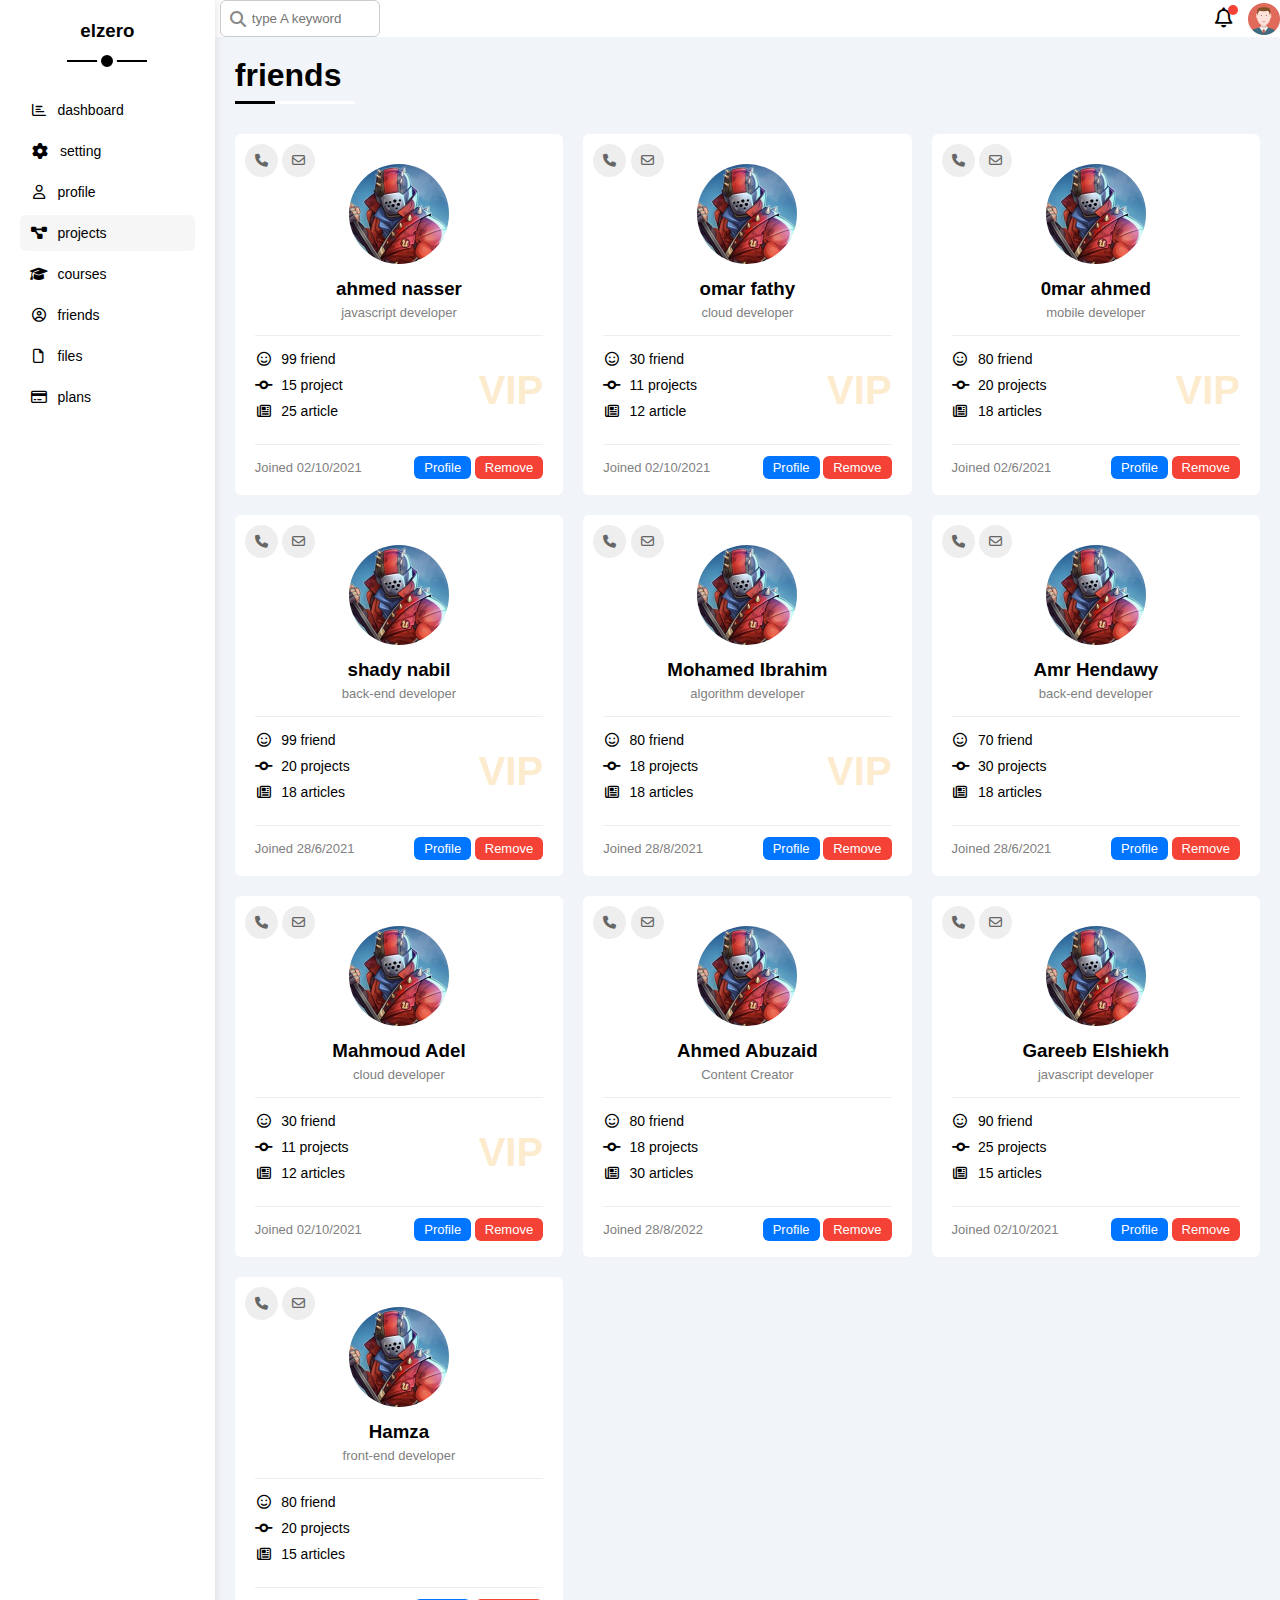
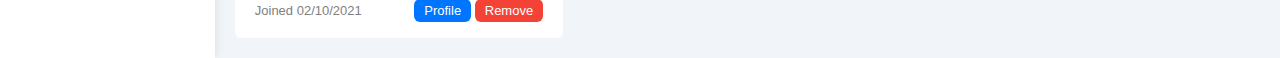
<file: friends.html>
<!DOCTYPE html>
<html lang="en">

<head>
    <meta charset="UTF-8">
    <meta name="viewport" content="width=device-width, initial-scale=1.0">
    <title>friends</title>
    <link rel="stylesheet" href="css/all.min.css" />
    <link rel="stylesheet" href="css/framework.css" />
    <link rel="stylesheet" href="css/index.css" />
    <!-- google fonts-->
    <link rel="preconnect" href="https://fonts.googleapis.com">
    <link rel="preconnect" href="https://fonts.gstatic.com" crossorigin>
    <link href="https://fonts.googleapis.com/css2?family=Open+Sans:wght@300;500&#038;display=swap" rel="stylesheet" />
</head>

<body>
    <div class="page d-flex">
        <div class="sidebar bg-white p-20 p-relative">
            <h3 class="p-relative txt-c mt-0">elzero</h3>
            <ul>
                <li>
                    <a class=" d-flex align-center fs-14 c-black rad-6 p-10" href="index.html">
                        <i class="fa-regular fa-chart-bar fa-fw"></i>
                        <span>dashboard</span>
                    </a>
                </li>

                <li>
                    <a class="  d-flex  align-center c-black rad-6 p-10" href="settings.html">
                        <i class="fa-solid fa-gear fa-fw"></i>
                        <span>setting</span>
                    </a>
                </li>
                <li>
                    <a class="  d-flex align-center fs-14 c-black rad-6 p-10" href="profile.html">
                        <i class="fa-regular fa-user fa-fw"></i>
                        <span>profile</span>
                    </a>
                </li>
                <li>
                    <a class=" active d-flex align-center fs-14 c-black rad-6 p-10" href="projects.html">
                        <i class="fa-solid fa-diagram-project fa-fw"></i>
                        <span>projects</span>
                    </a>
                </li>
                <li>
                    <a class="d-flex align-center fs-14 c-black rad-6 p-10" href="courses.html">
                        <i class="fa-solid fa-graduation-cap fa-fw"></i>
                        <span>courses</span>
                    </a>
                </li>

                <li>
                    <a class=" d-flex align-center fs-14 c-black rad-6 p-10" href="friends.html">
                        <i class="fa-regular fa-circle-user fa-fw"></i>
                        <span>friends</span>
                    </a>
                </li>
                <li>
                    <a class="d-flex align-center fs-14 c-black rad-6 p-10" href="files.html">
                        <i class="fa-regular fa-file fa-fw"></i>
                        <span>files</span>
                    </a>
                </li>
                <li>
                    <a class="d-flex  align-center fs-14 c-black rad-6 p-10" href="plans.html">
                        <i class="fa-regular fa-credit-card fa-fw"></i>
                        <span>plans</span>
                    </a>
                </li>
            </ul>
        </div>
        <div class="content full-width">
            <!--start head-->
            <div class="head bg-white between-flex">
                <div class="search p-relative">
                    <input class="p-10" type="search" placeholder="type A keyword" />
                </div>
                <div class="icons d-flex align-center">
                    <span class="notification p-relative">
                        <i class="fa-regular fa-bell fa-lg"></i>
                    </span>
                    <img src="images/avatar.png" alt="" />
                </div>
            </div>

            <!--end head-->

            <h1 class="p-relative">friends</h1>
            <div class="friends-page d-grid gap-20 m-20">
                <div class="friend bg-white rad-6 p-20 p-relative">
                    <div class="contact">
                        <i class="fa-solid fa-phone"></i>
                        <i class="fa-regular fa-envelope"></i>
                    </div>
                    <div class="txt-c">
                        <img class="mt-10 mb-10 rad-half w-100 h-100" src="images/friend-01.jpg" alt="" />
                        <h3 class="m-0">ahmed nasser</h3>
                        <p class="c-grey fs-13 mt-5 mb-0">javascript developer</p>
                    </div>
                    <div class="icons p-relative fs-14">
                        <div class="mb-10">
                            <i class="fa-regular fa-face-smile fa-fw"></i>
                            <span>99 friend</span>
                        </div>
                        <div class="mb-10">
                            <i class="fa-solid fa-code-commit fa-fw"></i>
                            <span>15 project </span>
                        </div>

                        <div class="mb-10">
                            <i class="fa-regular fa-newspaper fa-fw"></i>
                            <span>25 article</span>
                        </div>
                        <span class="vip fw-bold c-orange">VIP</span>

                    </div>
                    <div class="info between-flex fs-13">
                        <span class="c-grey">Joined 02/10/2021</span>
                        <div>
                            <a class="bg-blue btn-shape c-white" href="profile.html">Profile</a>
                            <a class="bg-red btn-shape c-white" href="#">Remove</a>
                        </div>
                    </div>
                </div>
                <div class="friend bg-white rad-6 p-20 p-relative">
                    <div class="contact">
                        <i class="fa-solid fa-phone"></i>
                        <i class="fa-regular fa-envelope"></i>
                    </div>
                    <div class="txt-c">
                        <img class="mt-10 mb-10 rad-half w-100 h-100" src="images/friend-01.jpg" alt="" />
                        <h3 class="m-0">omar fathy</h3>
                        <p class="c-grey fs-13 mt-5 mb-0">cloud developer</p>
                    </div>
                    <div class="icons p-relative fs-14">
                        <div class="mb-10">
                            <i class="fa-regular fa-face-smile fa-fw"></i>
                            <span>30 friend</span>
                        </div>
                        <div class="mb-10">
                            <i class="fa-solid fa-code-commit fa-fw"></i>
                            <span>11 projects</span>
                        </div>

                        <div class="mb-10">
                            <i class="fa-regular fa-newspaper fa-fw"></i>
                            <span>12 article</span>
                        </div>
                        <span class="vip fw-bold c-orange">VIP</span>

                    </div>
                    <div class="info between-flex fs-13">
                        <span class="c-grey">Joined 02/10/2021</span>
                        <div>
                            <a class="bg-blue btn-shape c-white" href="profile.html">Profile</a>
                            <a class="bg-red btn-shape c-white" href="#">Remove</a>
                        </div>
                    </div>
                </div>
                <div class="friend bg-white rad-6 p-20 p-relative">
                    <div class="contact">
                        <i class="fa-solid fa-phone"></i>
                        <i class="fa-regular fa-envelope"></i>
                    </div>
                    <div class="txt-c">
                        <img class="mt-10 mb-10 rad-half w-100 h-100" src="images/friend-01.jpg" alt="" />
                        <h3 class="m-0">0mar ahmed</h3>
                        <p class="c-grey fs-13 mt-5 mb-0">mobile developer</p>
                    </div>
                    <div class="icons p-relative fs-14">
                        <div class="mb-10">
                            <i class="fa-regular fa-face-smile fa-fw"></i>
                            <span>80 friend</span>
                        </div>
                        <div class="mb-10">
                            <i class="fa-solid fa-code-commit fa-fw"></i>
                            <span>20 projects</span>
                        </div>

                        <div class="mb-10">
                            <i class="fa-regular fa-newspaper fa-fw"></i>
                            <span>18 articles</span>
                        </div>
                        <span class="vip fw-bold c-orange">VIP</span>

                    </div>
                    <div class="info between-flex fs-13">
                        <span class="c-grey">Joined 02/6/2021</span>
                        <div>
                            <a class="bg-blue btn-shape c-white" href="profile.html">Profile</a>
                            <a class="bg-red btn-shape c-white" href="#">Remove</a>
                        </div>
                    </div>
                </div>
                <div class="friend bg-white rad-6 p-20 p-relative">
                    <div class="contact">
                        <i class="fa-solid fa-phone"></i>
                        <i class="fa-regular fa-envelope"></i>
                    </div>
                    <div class="txt-c">
                        <img class="mt-10 mb-10 rad-half w-100 h-100" src="images/friend-01.jpg" alt="" />
                        <h3 class="m-0">shady nabil</h3>
                        <p class="c-grey fs-13 mt-5 mb-0">back-end developer</p>
                    </div>
                    <div class="icons p-relative fs-14">
                        <div class="mb-10">
                            <i class="fa-regular fa-face-smile fa-fw"></i>
                            <span>99 friend</span>
                        </div>
                        <div class="mb-10">
                            <i class="fa-solid fa-code-commit fa-fw"></i>
                            <span>20 projects</span>
                        </div>

                        <div class="mb-10">
                            <i class="fa-regular fa-newspaper fa-fw"></i>
                            <span>18 articles</span>
                        </div>
                        <span class="vip fw-bold c-orange">VIP</span>

                    </div>
                    <div class="info between-flex fs-13">
                        <span class="c-grey">Joined 28/6/2021</span>
                        <div>
                            <a class="bg-blue btn-shape c-white" href="profile.html">Profile</a>
                            <a class="bg-red btn-shape c-white" href="#">Remove</a>
                        </div>
                    </div>
                </div>
                <div class="friend bg-white rad-6 p-20 p-relative">
                    <div class="contact">
                        <i class="fa-solid fa-phone"></i>
                        <i class="fa-regular fa-envelope"></i>
                    </div>
                    <div class="txt-c">
                        <img class="mt-10 mb-10 rad-half w-100 h-100" src="images/friend-01.jpg" alt="" />
                        <h3 class="m-0">Mohamed Ibrahim</h3>
                        <p class="c-grey fs-13 mt-5 mb-0">algorithm developer</p>
                    </div>
                    <div class="icons p-relative fs-14">
                        <div class="mb-10">
                            <i class="fa-regular fa-face-smile fa-fw"></i>
                            <span>80 friend</span>
                        </div>
                        <div class="mb-10">
                            <i class="fa-solid fa-code-commit fa-fw"></i>
                            <span>18 projects</span>
                        </div>

                        <div class="mb-10">
                            <i class="fa-regular fa-newspaper fa-fw"></i>
                            <span>18 articles</span>
                        </div>
                        <span class="vip fw-bold c-orange">VIP</span>

                    </div>
                    <div class="info between-flex fs-13">
                        <span class="c-grey">Joined 28/8/2021</span>
                        <div>
                            <a class="bg-blue btn-shape c-white" href="profile.html">Profile</a>
                            <a class="bg-red btn-shape c-white" href="#">Remove</a>
                        </div>
                    </div>
                </div>
                <div class="friend bg-white rad-6 p-20 p-relative">
                    <div class="contact">
                        <i class="fa-solid fa-phone"></i>
                        <i class="fa-regular fa-envelope"></i>
                    </div>
                    <div class="txt-c">
                        <img class="mt-10 mb-10 rad-half w-100 h-100" src="images/friend-01.jpg" alt="" />
                        <h3 class="m-0">Amr Hendawy</h3>
                        <p class="c-grey fs-13 mt-5 mb-0"> back-end developer</p>
                    </div>
                    <div class="icons p-relative fs-14">
                        <div class="mb-10">
                            <i class="fa-regular fa-face-smile fa-fw"></i>
                            <span>70 friend</span>
                        </div>
                        <div class="mb-10">
                            <i class="fa-solid fa-code-commit fa-fw"></i>
                            <span>30 projects</span>
                        </div>

                        <div class="mb-10">
                            <i class="fa-regular fa-newspaper fa-fw"></i>
                            <span>18 articles</span>
                        </div>

                    </div>
                    <div class="info between-flex fs-13">
                        <span class="c-grey">Joined 28/6/2021</span>
                        <div>
                            <a class="bg-blue btn-shape c-white" href="profile.html">Profile</a>
                            <a class="bg-red btn-shape c-white" href="#">Remove</a>
                        </div>
                    </div>
                </div>
                <div class="friend bg-white rad-6 p-20 p-relative">
                    <div class="contact">
                        <i class="fa-solid fa-phone"></i>
                        <i class="fa-regular fa-envelope"></i>
                    </div>
                    <div class="txt-c">
                        <img class="mt-10 mb-10 rad-half w-100 h-100" src="images/friend-01.jpg" alt="" />
                        <h3 class="m-0">Mahmoud Adel</h3>
                        <p class="c-grey fs-13 mt-5 mb-0">cloud developer</p>
                    </div>
                    <div class="icons p-relative fs-14">
                        <div class="mb-10">
                            <i class="fa-regular fa-face-smile fa-fw"></i>
                            <span>30 friend</span>
                        </div>
                        <div class="mb-10">
                            <i class="fa-solid fa-code-commit fa-fw"></i>
                            <span>11 projects</span>
                        </div>

                        <div class="mb-10">
                            <i class="fa-regular fa-newspaper fa-fw"></i>
                            <span>12 articles</span>
                        </div>
                        <span class="vip fw-bold c-orange">VIP</span>

                    </div>
                    <div class="info between-flex fs-13">
                        <span class="c-grey">Joined 02/10/2021</span>
                        <div>
                            <a class="bg-blue btn-shape c-white" href="profile.html">Profile</a>
                            <a class="bg-red btn-shape c-white" href="#">Remove</a>
                        </div>
                    </div>
                </div>
                <div class="friend bg-white rad-6 p-20 p-relative">
                    <div class="contact">
                        <i class="fa-solid fa-phone"></i>
                        <i class="fa-regular fa-envelope"></i>
                    </div>
                    <div class="txt-c">
                        <img class="mt-10 mb-10 rad-half w-100 h-100" src="images/friend-01.jpg" alt="" />
                        <h3 class="m-0">Ahmed Abuzaid</h3>
                        <p class="c-grey fs-13 mt-5 mb-0">Content Creator</p>
                    </div>
                    <div class="icons p-relative fs-14">
                        <div class="mb-10">
                            <i class="fa-regular fa-face-smile fa-fw"></i>
                            <span>80 friend</span>
                        </div>
                        <div class="mb-10">
                            <i class="fa-solid fa-code-commit fa-fw"></i>
                            <span>18 projects</span>
                        </div>

                        <div class="mb-10">
                            <i class="fa-regular fa-newspaper fa-fw"></i>
                            <span>30 articles</span>
                        </div>
                    </div>
                    <div class="info between-flex fs-13">
                        <span class="c-grey">Joined 28/8/2022</span>
                        <div>
                            <a class="bg-blue btn-shape c-white" href="profile.html">Profile</a>
                            <a class="bg-red btn-shape c-white" href="#">Remove</a>
                        </div>
                    </div>
                </div>
                <div class="friend bg-white rad-6 p-20 p-relative">
                    <div class="contact">
                        <i class="fa-solid fa-phone"></i>
                        <i class="fa-regular fa-envelope"></i>
                    </div>
                    <div class="txt-c">
                        <img class="mt-10 mb-10 rad-half w-100 h-100" src="images/friend-01.jpg" alt="" />
                        <h3 class="m-0">Gareeb Elshiekh</h3>
                        <p class="c-grey fs-13 mt-5 mb-0">javascript developer</p>
                    </div>
                    <div class="icons p-relative fs-14">
                        <div class="mb-10">
                            <i class="fa-regular fa-face-smile fa-fw"></i>
                            <span>90 friend</span>
                        </div>
                        <div class="mb-10">
                            <i class="fa-solid fa-code-commit fa-fw"></i>
                            <span>25 projects</span>
                        </div>

                        <div class="mb-10">
                            <i class="fa-regular fa-newspaper fa-fw"></i>
                            <span>15 articles</span>
                        </div>
                    </div>
                    <div class="info between-flex fs-13">
                        <span class="c-grey">Joined 02/10/2021</span>
                        <div>
                            <a class="bg-blue btn-shape c-white" href="profile.html">Profile</a>
                            <a class="bg-red btn-shape c-white" href="#">Remove</a>
                        </div>
                    </div>
                </div>
                <div class="friend bg-white rad-6 p-20 p-relative">
                    <div class="contact">
                        <i class="fa-solid fa-phone"></i>
                        <i class="fa-regular fa-envelope"></i>
                    </div>
                    <div class="txt-c">
                        <img class="mt-10 mb-10 rad-half w-100 h-100" src="images/friend-01.jpg" alt="" />
                        <h3 class="m-0">Hamza</h3>
                        <p class="c-grey fs-13 mt-5 mb-0">front-end developer</p>
                    </div>
                    <div class="icons p-relative fs-14">
                        <div class="mb-10">
                            <i class="fa-regular fa-face-smile fa-fw"></i>
                            <span>80 friend</span>
                        </div>
                        <div class="mb-10">
                            <i class="fa-solid fa-code-commit fa-fw"></i>
                            <span>20 projects</span>
                        </div>

                        <div class="mb-10">
                            <i class="fa-regular fa-newspaper fa-fw"></i>
                            <span>15 articles</span>
                        </div>
                    </div>
                    <div class="info between-flex fs-13">
                        <span class="c-grey">Joined 02/10/2021</span>
                        <div>
                            <a class="bg-blue btn-shape c-white" href="profile.html">Profile</a>
                            <a class="bg-red btn-shape c-white" href="#">Remove</a>
                        </div>
                    </div>
                </div>
            </div>
        </div>
    </div>
</body>

</html>
</file>
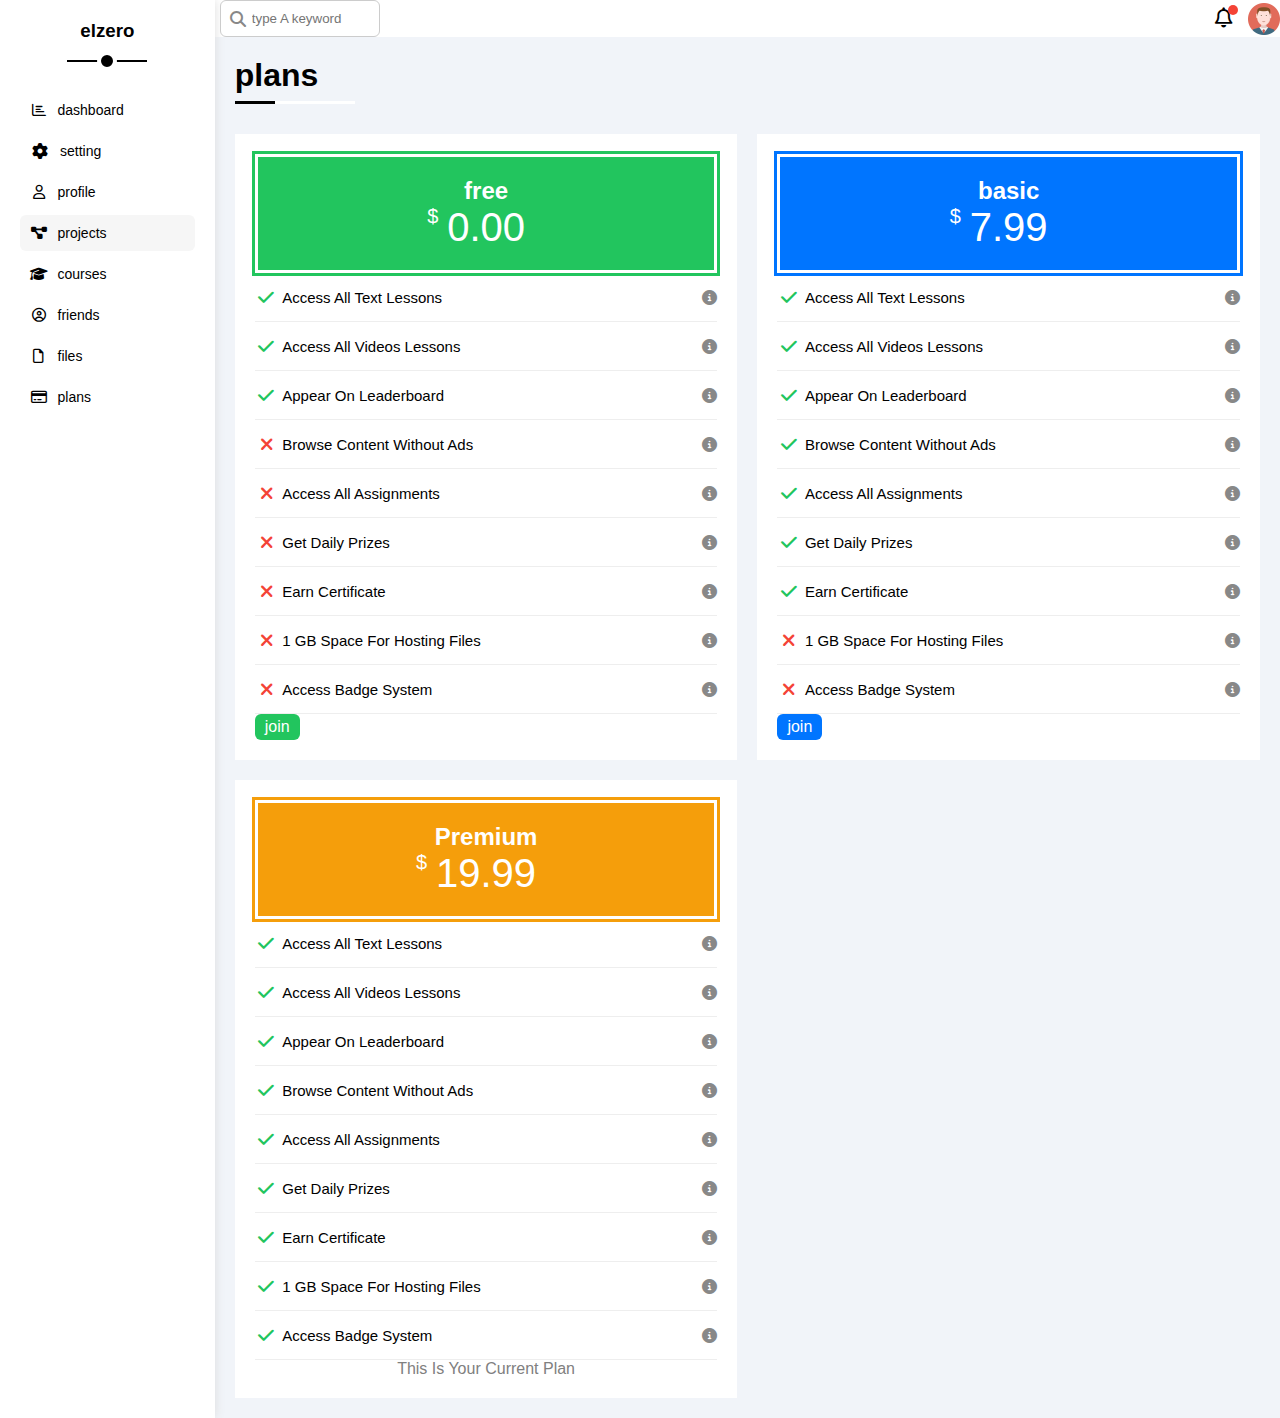
<file: plans.html>
<!DOCTYPE html>
<html lang="en">

<head>
    <meta charset="UTF-8">
    <meta name="viewport" content="width=device-width, initial-scale=1.0">
    <title>plans</title>
    <link rel="stylesheet" href="css/all.min.css" />
    <link rel="stylesheet" href="css/framework.css" />
    <link rel="stylesheet" href="css/index.css" />
    <!-- google fonts-->
    <link rel="preconnect" href="https://fonts.googleapis.com">
    <link rel="preconnect" href="https://fonts.gstatic.com" crossorigin>
    <link href="https://fonts.googleapis.com/css2?family=Open+Sans:wght@300;500&#038;display=swap" rel="stylesheet" />
</head>

<body>
    <div class="page d-flex">
        <div class="sidebar bg-white p-20 p-relative">
            <h3 class="p-relative txt-c mt-0">elzero</h3>
            <ul>
                <li>
                    <a class=" d-flex align-center fs-14 c-black rad-6 p-10" href="index.html">
                        <i class="fa-regular fa-chart-bar fa-fw"></i>
                        <span>dashboard</span>
                    </a>
                </li>

                <li>
                    <a class="  d-flex  align-center c-black rad-6 p-10" href="settings.html">
                        <i class="fa-solid fa-gear fa-fw"></i>
                        <span>setting</span>
                    </a>
                </li>
                <li>
                    <a class="  d-flex align-center fs-14 c-black rad-6 p-10" href="profile.html">
                        <i class="fa-regular fa-user fa-fw"></i>
                        <span>profile</span>
                    </a>
                </li>
                <li>
                    <a class=" active d-flex align-center fs-14 c-black rad-6 p-10" href="projects.html">
                        <i class="fa-solid fa-diagram-project fa-fw"></i>
                        <span>projects</span>
                    </a>
                </li>
                <li>
                    <a class="d-flex align-center fs-14 c-black rad-6 p-10" href="courses.html">
                        <i class="fa-solid fa-graduation-cap fa-fw"></i>
                        <span>courses</span>
                    </a>
                </li>

                <li>
                    <a class=" d-flex align-center fs-14 c-black rad-6 p-10" href="friends.html">
                        <i class="fa-regular fa-circle-user fa-fw"></i>
                        <span>friends</span>
                    </a>
                </li>
                <li>
                    <a class="d-flex align-center fs-14 c-black rad-6 p-10" href="files.html">
                        <i class="fa-regular fa-file fa-fw"></i>
                        <span>files</span>
                    </a>
                </li>
                <li>
                    <a class="d-flex  align-center fs-14 c-black rad-6 p-10" href="plans.html">
                        <i class="fa-regular fa-credit-card fa-fw"></i>
                        <span>plans</span>
                    </a>
                </li>
            </ul>
        </div>
        <div class="content full-width">
            <!--start head-->
            <div class="head bg-white between-flex">
                <div class="search p-relative">
                    <input class="p-10" type="search" placeholder="type A keyword" />
                </div>
                <div class="icons d-flex align-center">
                    <span class="notification p-relative">
                        <i class="fa-regular fa-bell fa-lg"></i>
                    </span>
                    <img src="images/avatar.png" alt="" />
                </div>
            </div>

            <!--end head-->

            <h1 class="p-relative">plans</h1>
            <div class="plans-page d-grid m-20 gap-20">
                <div class="plan green p-20 bg-white">
                    <div class="top bg-green p-20  txt-c">
                        <h2 class="m-0 c-white">free</h2>
                        <div class="price c-white"><span>$</span>0.00</div>
                    </div>
                    <ul class="m-0">
                        <li>
                            <i class="fa-solid fa-check fa-fw yes"></i>
                            <span>Access All Text Lessons</span>
                            <i class="fa-solid fa-circle-info help"></i>
                        </li>
                        <li>
                            <i class="fa-solid fa-check fa-fw yes"></i>
                            <span>Access All Videos Lessons</span>
                            <i class="fa-solid fa-circle-info help"></i>
                        </li>
                        <li>
                            <i class="fa-solid fa-check fa-fw yes"></i>
                            <span>Appear On Leaderboard</span>
                            <i class="fa-solid fa-circle-info help"></i>
                        </li>
                        <li>
                            <i class="fa-solid fa-xmark fa-fw"></i>
                            <span>Browse Content Without Ads</span>
                            <i class="fa-solid fa-circle-info help"></i>
                        </li>
                        <li>
                            <i class="fa-solid fa-xmark fa-fw"></i>
                            <span>Access All Assignments</span>
                            <i class="fa-solid fa-circle-info help"></i>
                        </li>
                        <li>
                            <i class="fa-solid fa-xmark fa-fw"></i>
                            <span>Get Daily Prizes</span>
                            <i class="fa-solid fa-circle-info help"></i>
                        </li>
                        <li>
                            <i class="fa-solid fa-xmark fa-fw"></i>
                            <span>Earn Certificate</span>
                            <i class="fa-solid fa-circle-info help"></i>
                        </li>
                        <li>
                            <i class="fa-solid fa-xmark fa-fw"></i>
                            <span>1 GB Space For Hosting Files</span>
                            <i class="fa-solid fa-circle-info help"></i>
                        </li>
                        <li>
                            <i class="fa-solid fa-xmark fa-fw"></i>
                            <span>Access Badge System</span>
                            <i class="fa-solid fa-circle-info help"></i>
                        </li>
                        </li>
                    </ul>
                    <a class="btn-shape w-fit bg-green c-white d-block" href="#">join</a>
                </div>

                <div class="plan blue p-20 bg-white">
                    <div class="top bg-blue p-20  txt-c">
                        <h2 class="m-0 c-white">basic</h2>
                        <div class="price c-white"><span>$</span>7.99</div>
                    </div>
                    <ul class="m-0">
                        <li>
                            <i class="fa-solid fa-check fa-fw yes"></i>
                            <span>Access All Text Lessons</span>
                            <i class="fa-solid fa-circle-info help"></i>
                        </li>
                        <li>
                            <i class="fa-solid fa-check fa-fw yes"></i>
                            <span>Access All Videos Lessons</span>
                            <i class="fa-solid fa-circle-info help"></i>
                        </li>
                        <li>
                            <i class="fa-solid fa-check fa-fw yes"></i>
                            <span>Appear On Leaderboard</span>
                            <i class="fa-solid fa-circle-info help"></i>
                        </li>
                        <li>
                            <i class="fa-solid fa-check fa-fw yes"></i>
                            <span>Browse Content Without Ads</span>
                            <i class="fa-solid fa-circle-info help"></i>
                        </li>
                        <li>
                            <i class="fa-solid fa-check fa-fw yes"></i>
                            <span>Access All Assignments</span>
                            <i class="fa-solid fa-circle-info help"></i>
                        </li>
                        <li>
                            <i class="fa-solid fa-check fa-fw yes"></i>
                            <span>Get Daily Prizes</span>
                            <i class="fa-solid fa-circle-info help"></i>
                        </li>
                        <li>
                            <i class="fa-solid fa-check fa-fw yes"></i>
                            <span>Earn Certificate</span>
                            <i class="fa-solid fa-circle-info help"></i>
                        </li>
                        <li>
                            <i class="fa-solid fa-xmark fa-fw"></i>
                            <span>1 GB Space For Hosting Files</span>
                            <i class="fa-solid fa-circle-info help"></i>
                        </li>
                        <li>
                            <i class="fa-solid fa-xmark fa-fw"></i>
                            <span>Access Badge System</span>
                            <i class="fa-solid fa-circle-info help"></i>
                        </li>
                        </li>
                    </ul>
                    <a class="btn-shape w-fit bg-blue c-white d-block" href="#">join</a>
                </div>

                <div class="plan orange p-20 bg-white">
                    <div class="top bg-orange p-20  txt-c">
                        <h2 class="m-0 c-white">Premium</h2>
                        <div class="price c-white"><span>$</span>19.99</div>
                    </div>
                    <ul class="m-0">
                        <li>
                            <i class="fa-solid fa-check fa-fw yes"></i>
                            <span>Access All Text Lessons</span>
                            <i class="fa-solid fa-circle-info help"></i>
                        </li>
                        <li>
                            <i class="fa-solid fa-check fa-fw yes"></i>
                            <span>Access All Videos Lessons</span>
                            <i class="fa-solid fa-circle-info help"></i>
                        </li>
                        <li>
                            <i class="fa-solid fa-check fa-fw yes"></i>
                            <span>Appear On Leaderboard</span>
                            <i class="fa-solid fa-circle-info help"></i>
                        </li>
                        <li>
                            <i class="fa-solid fa-check fa-fw yes"></i>
                            <span>Browse Content Without Ads</span>
                            <i class="fa-solid fa-circle-info help"></i>
                        </li>
                        <li>
                            <i class="fa-solid fa-check fa-fw yes"></i>
                            <span>Access All Assignments</span>
                            <i class="fa-solid fa-circle-info help"></i>
                        </li>
                        <li>
                            <i class="fa-solid fa-check fa-fw yes"></i>
                            <span>Get Daily Prizes</span>
                            <i class="fa-solid fa-circle-info help"></i>
                        </li>
                        <li>
                            <i class="fa-solid fa-check fa-fw yes"></i>
                            <span>Earn Certificate</span>
                            <i class="fa-solid fa-circle-info help"></i>
                        </li>
                        <li>
                            <i class="fa-solid fa-check fa-fw yes"></i>
                            <span>1 GB Space For Hosting Files</span>
                            <i class="fa-solid fa-circle-info help"></i>
                        </li>
                        <li>
                            <i class="fa-solid fa-check fa-fw yes"></i>
                            <span>Access Badge System</span>
                            <i class="fa-solid fa-circle-info help"></i>
                        </li>
                        </li>
                    </ul>
                    <p class="c-grey m-0 txt-c">This Is Your Current Plan</p>
                </div>
            </div>
        </div>
    </div>
</body>

</html>
</file>
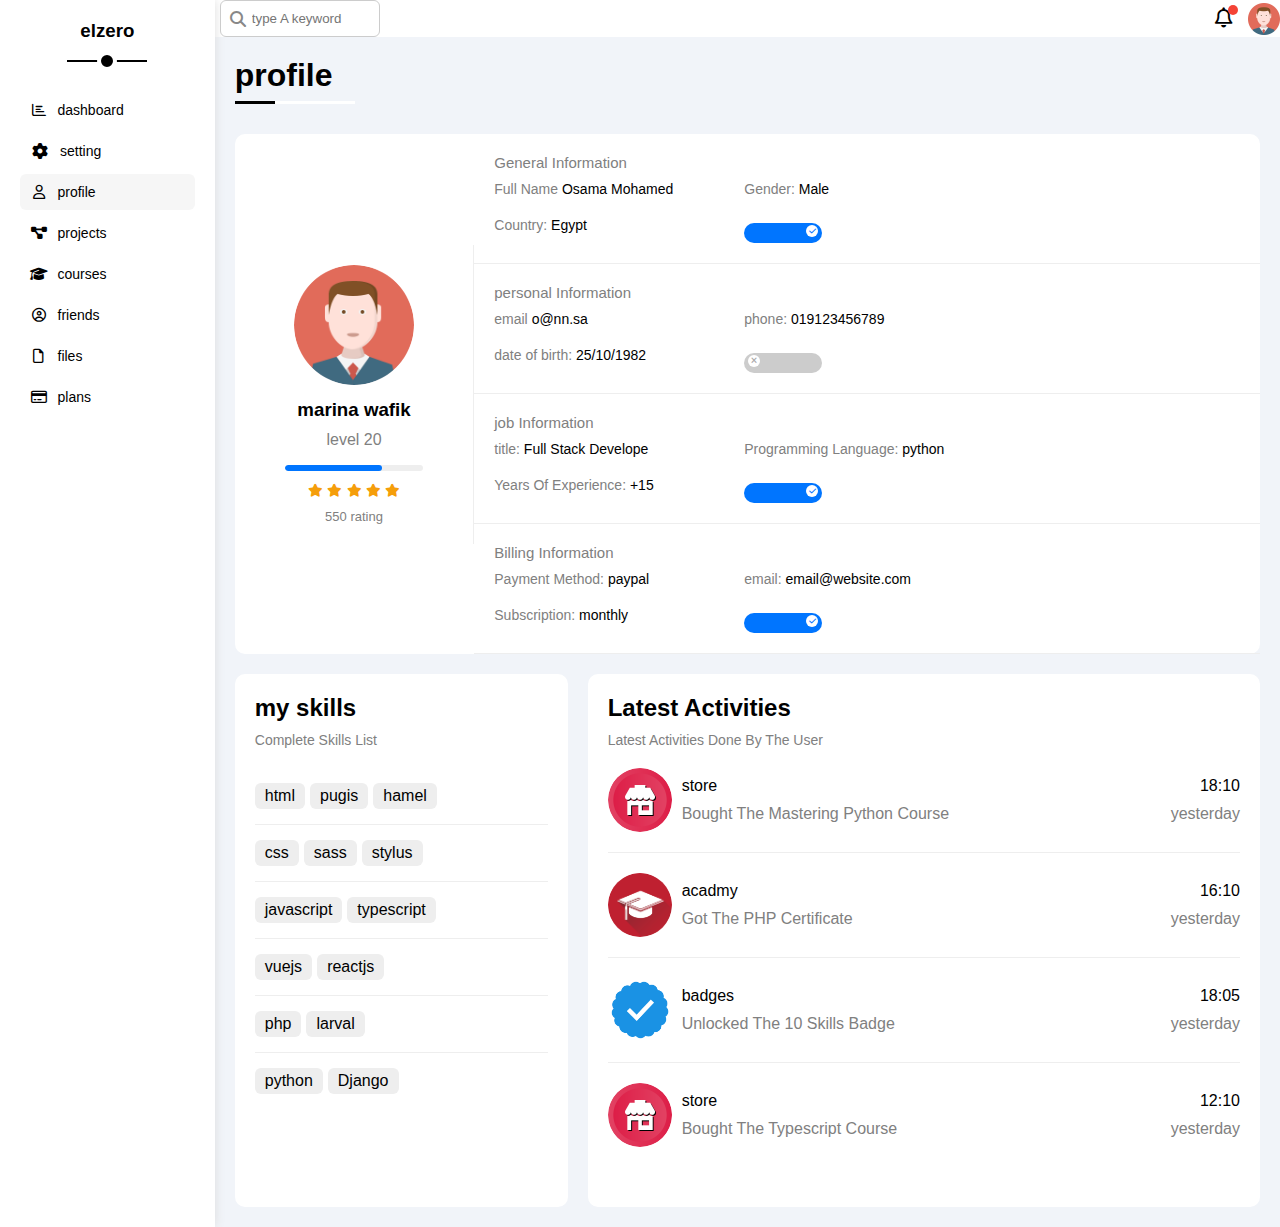
<file: profile.html>
<!DOCTYPE html>
<html lang="en">

<head>
    <meta charset="UTF-8">
    <meta name="viewport" content="width=device-width, initial-scale=1.0">
    <title>profile</title>
    <link rel="stylesheet" href="css/all.min.css" />
    <link rel="stylesheet" href="css/framework.css" />
    <link rel="stylesheet" href="css/index.css" />


    <!-- google fonts-->
    <link rel="preconnect" href="https://fonts.googleapis.com">
    <link rel="preconnect" href="https://fonts.gstatic.com" crossorigin>
    <link href="https://fonts.googleapis.com/css2?family=Open+Sans:wght@300;500&#038;display=swap" rel="stylesheet" />
</head>

<body>

    <div class="page d-flex">
        <div class="sidebar bg-white p-20 p-relative">
            <h3 class="p-relative txt-c mt-0">elzero</h3>
            <ul>
                <li>
                    <a class=" d-flex align-center fs-14 c-black rad-6 p-10" href="index.html">
                        <i class="fa-regular fa-chart-bar fa-fw"></i>
                        <span>dashboard</span>
                    </a>
                </li>

                <li>
                    <a class="  d-flex  align-center c-black rad-6 p-10" href="settings.html">
                        <i class="fa-solid fa-gear fa-fw"></i>
                        <span>setting</span>
                    </a>
                </li>


                <li>
                    <a class=" active d-flex align-center fs-14 c-black rad-6 p-10" href="profile.html">
                        <i class="fa-regular fa-user fa-fw"></i>
                        <span>profile</span>
                    </a>
                </li>


                <li>
                    <a class="d-flex align-center fs-14 c-black rad-6 p-10" href="projects.html">
                        <i class="fa-solid fa-diagram-project fa-fw"></i>
                        <span>projects</span>
                    </a>
                </li>


                <li>
                    <a class="d-flex align-center fs-14 c-black rad-6 p-10" href="courses.html">
                        <i class="fa-solid fa-graduation-cap fa-fw"></i>
                        <span>courses</span>
                    </a>
                </li>

                <li>
                    <a class=" d-flex align-center fs-14 c-black rad-6 p-10" href="friends.html">
                        <i class="fa-regular fa-circle-user fa-fw"></i>
                        <span>friends</span>
                    </a>
                </li>

                <li>
                    <a class="d-flex align-center fs-14 c-black rad-6 p-10" href="files.html">
                        <i class="fa-regular fa-file fa-fw"></i>
                        <span>files</span>
                    </a>
                </li>


                <li>
                    <a class="d-flex  align-center fs-14 c-black rad-6 p-10" href="plans.html">
                        <i class="fa-regular fa-credit-card fa-fw"></i>
                        <span>plans</span>
                    </a>
                </li>
            </ul>
        </div>
        <div class="content full-width">
            <!--start head-->
            <div class="head bg-white between-flex">
                <div class="search p-relative">
                    <input class="p-10" type="search" placeholder="type A keyword" />
                </div>
                <div class="icons d-flex align-center">
                    <span class="notification p-relative">
                        <i class="fa-regular fa-bell fa-lg"></i>
                    </span>
                    <img src="images/avatar.png" alt="" />
                </div>
            </div>

            <!--end head-->

            <h1 class="p-relative">profile</h1>
            <div class="profile-page m-20 ">
                <!--start overview-->
                <div class="overview d-flex align-center bg-white rad-10 ">
                    <div class="avatar-box p-20 txt-c ">
                        <img class="mb-10 rad-half" src="images/avatar.png" alt="">
                        <h3 class="m-0">marina wafik</h3>
                        <p class="c-grey mt-10">level 20</p>
                        <div class="level p-relative bg-eee rad-6">
                            <span style="width: 70%;"></span>
                        </div>
                        <div class="rating mt-10 mb-10">
                            <i class="fa-solid fa-star c-orange fs-13"></i>
                            <i class="fa-solid fa-star c-orange fs-13"></i>
                            <i class="fa-solid fa-star c-orange fs-13"></i>
                            <i class="fa-solid fa-star c-orange fs-13"></i>
                            <i class="fa-solid fa-star c-orange fs-13"></i>
                        </div>
                        <p class="c-grey fs-13 m-0">550 rating </p>
                    </div>
                    <div class="info-box full-width txt-c-mobile">
                        <!-- Start Information Row -->
                        <div class="box p-20 d-flex align-center">
                            <h4 class="c-grey fs-15 m-0 full-width fw-normal">General Information</h4>
                            <div class="fs-14">
                                <span class="c-grey">Full Name</span>
                                <span>Osama Mohamed</span>
                            </div>
                            <div class="fs-14">
                                <span class="c-grey">Gender:</span>
                                <span>Male</span>
                            </div>
                            <div class="fs-14">
                                <span class="c-grey">Country:</span>
                                <span>Egypt</span>
                            </div>
                            <div class="fs-14">
                                <label>
                                    <input class="toggle-checkbox" type="checkbox" checked />
                                    <div class="toggle-switch"></div>
                                </label>
                            </div>
                        </div>
                        <!--end information row-->
                        <!--start information row-->
                        <div class="box p-20 d-flex align-center">
                            <h4 class="c-grey fs-15 m-0 full-width fw-normal">personal Information</h4>
                            <div class="fs-14">
                                <span class="c-grey">email</span>
                                <span>o@nn.sa</span>
                            </div>
                            <div class="fs-14">
                                <span class="c-grey">phone:</span>
                                <span> 019123456789</span>
                            </div>
                            <div class="fs-14">
                                <span class="c-grey">date of birth:</span>
                                <span>25/10/1982</span>
                            </div>
                            <div class="fs-14">
                                <label>
                                    <input class="toggle-checkbox" type="checkbox" />
                                    <div class="toggle-switch"></div>
                                </label>
                            </div>
                        </div>
                        <!--end information row-->
                        <!--start information row-->
                        <div class="box p-20 d-flex align-center">
                            <h4 class="c-grey fs-15 m-0 full-width fw-normal">job Information</h4>
                            <div class="fs-14">
                                <span class="c-grey">title:</span>
                                <span>Full Stack Develope</span>
                            </div>
                            <div class="fs-14">
                                <span class="c-grey">Programming Language:</span>
                                <span>python</span>
                            </div>
                            <div class="fs-14">
                                <span class="c-grey">
                                    Years Of Experience:</span>
                                <span>+15</span>
                            </div>
                            <div class="fs-14">
                                <label>
                                    <input class="toggle-checkbox" type="checkbox" checked />
                                    <div class="toggle-switch"></div>
                                </label>
                            </div>
                        </div>
                        <!--end information row-->
                        <!--start information row-->
                        <div class="box p-20 d-flex align-center">
                            <h4 class="c-grey fs-15 m-0 full-width fw-normal">Billing Information</h4>
                            <div class="fs-14">
                                <span class="c-grey">Payment Method:</span>
                                <span>paypal</span>
                            </div>
                            <div class="fs-14">
                                <span class="c-grey">email:</span>
                                <span>email@website.com</span>
                            </div>
                            <div class="fs-14">
                                <span class="c-grey">Subscription:</span>
                                <span>monthly</span>
                            </div>
                            <div class="fs-14">
                                <label>
                                    <input class="toggle-checkbox" type="checkbox" checked />
                                    <div class="toggle-switch"></div>
                                </label>
                            </div>
                        </div>
                        <!--end information row-->
                    </div>
                </div>
                <!--end overview -->
                <!--start other data -->
                <div class="other-data d-flex  gap-20 ">
                    <div class="skills-card bg-white rad-10 p-20 mt-20">
                        <h2 class="mt-0 mb-10">my skills</h2>
                        <p class="c-grey mt-0 mb-20 fs-14">Complete Skills List</p>
                        <ul class="m-0">
                            <li><span>html</span><span>pugis</span><span>hamel</span></li>
                            <li><span>css</span><span>sass</span><span>stylus</span></li>
                            <li><span>javascript</span><span>typescript</span></li>
                            <li><span>vuejs</span><span>reactjs</span></li>
                            <li><span>php</span><span>larval</span></li>
                            <li><span>python</span><span>Django</span></li>
                        </ul>
                    </div>
                    <div class="activites bg-white rad-10 p-20 mt-20 ">
                        <h2 class="mt-0 mb-10">Latest Activities</h2>
                        <p class="c-grey mt-0 mb-20 fs-14">Latest Activities Done By The User</p>

                        <div class="activity d-flex align-center txt-c-mobile">
                            <img src="images/activity-01.png" alt="" />
                            <div class="info">
                                <span class="d-block mb-10">store</span>
                                <span class="c-grey">Bought The Mastering Python Course</span>
                            </div>
                            <div class="date">
                                <span class="d-block mb-10">18:10</span>
                                <span class="c-grey">yesterday</span>
                            </div>

                        </div>

                        <div class="activity d-flex align-center txt-c-mobile">
                            <img src="images/activity-02.png" alt="" />
                            <div class="info">
                                <span class="d-block mb-10">acadmy</span>
                                <span class="c-grey">Got The PHP Certificate</span>
                            </div>
                            <div class="date">
                                <span class="d-block mb-10">16:10</span>
                                <span class="c-grey">yesterday</span>
                            </div>

                        </div>
                        <div class="activity d-flex align-center txt-c-mobile">
                            <img src="images/activity-03.png" alt="" />
                            <div class="info">
                                <span class="d-block mb-10">badges</span>
                                <span class="c-grey">Unlocked The 10 Skills Badge</span>
                            </div>
                            <div class="date">
                                <span class="d-block mb-10">18:05</span>
                                <span class="c-grey">yesterday</span>
                            </div>

                        </div>
                        <div class="activity d-flex align-center txt-c-mobile">
                            <img src="images/activity-01.png" alt="" />
                            <div class="info">
                                <span class="d-block mb-10">store</span>
                                <span class="c-grey">Bought The Typescript Course</span>
                            </div>
                            <div class="date">
                                <span class="d-block mb-10">12:10</span>
                                <span class="c-grey">yesterday</span>
                            </div>
                        </div>
                    </div>
                </div>
                    <!--end  othrt data-->
                
            </div>
        </div>
    </div>
</body>

</html>
</file>
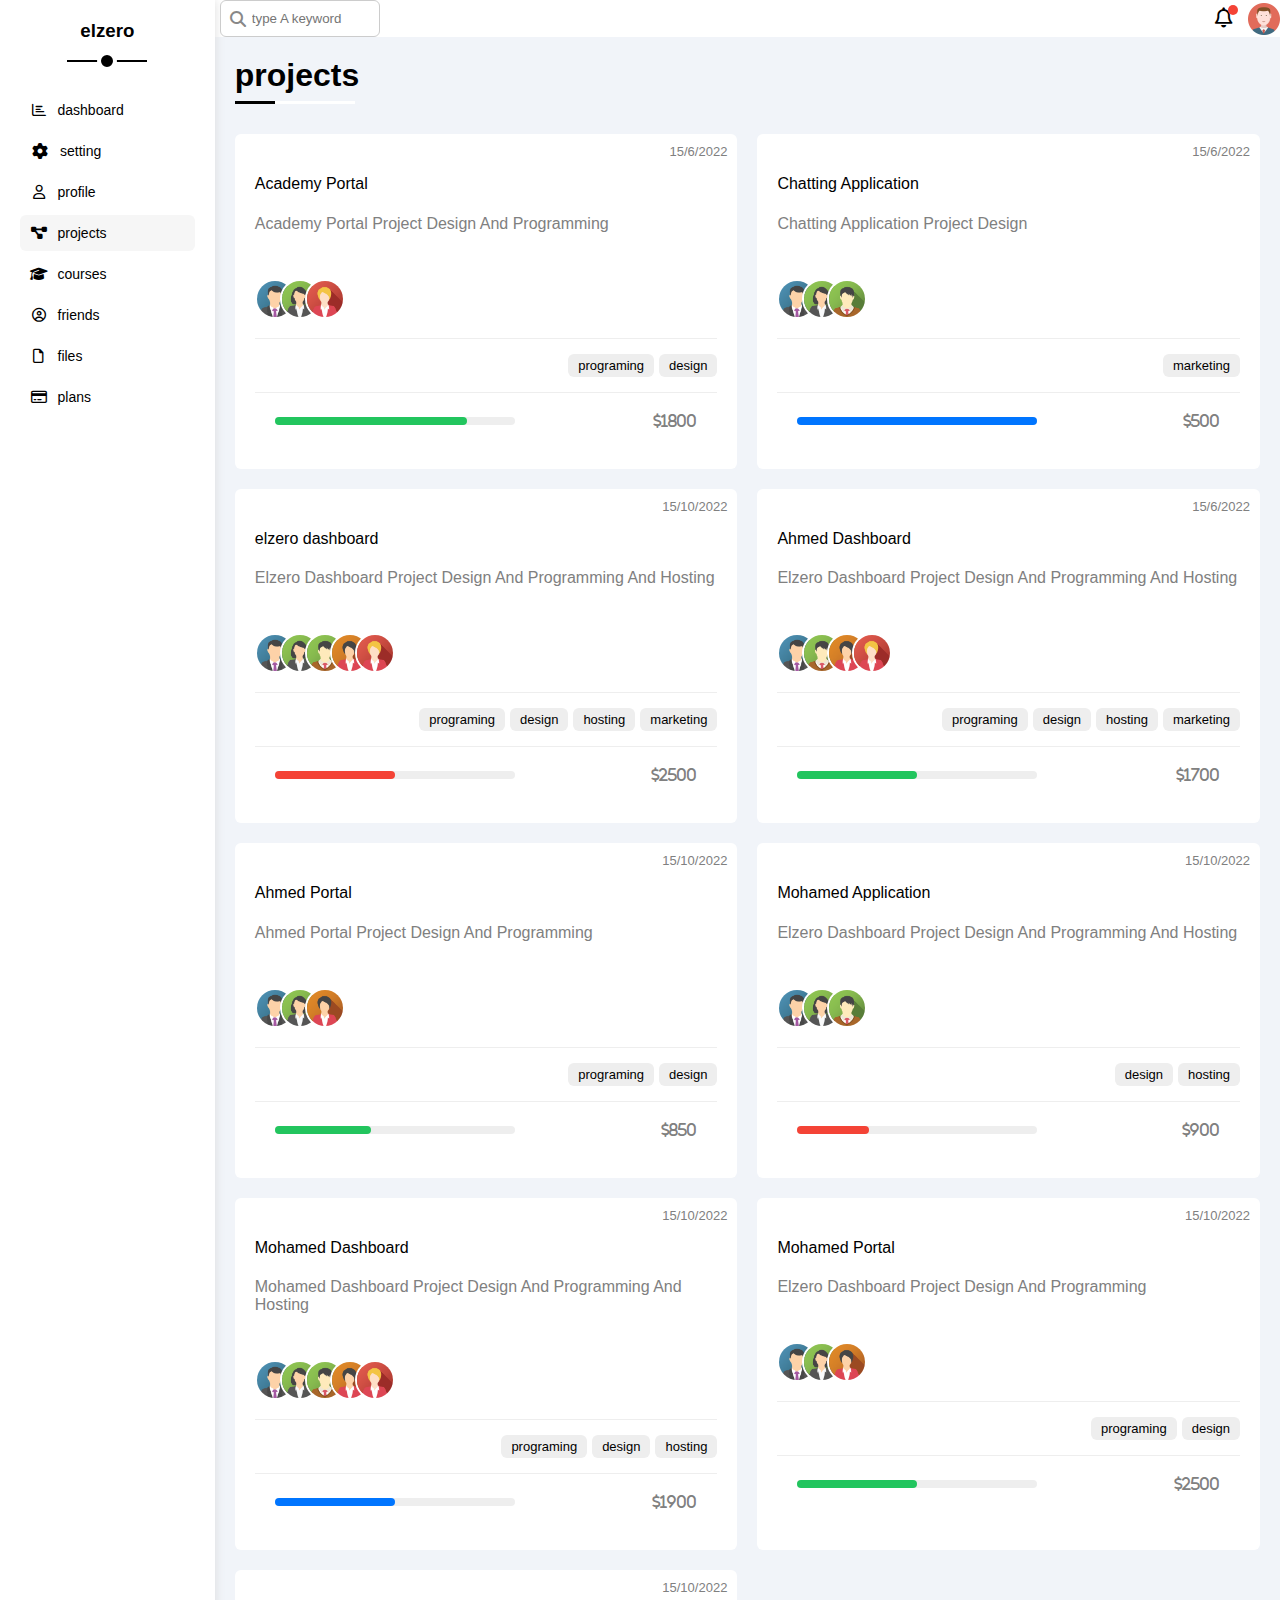
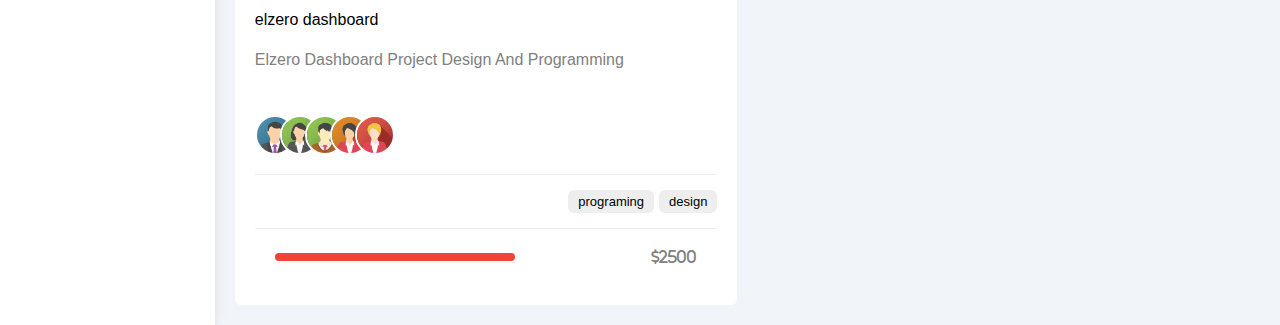
<file: projects.html>
<!DOCTYPE html>
<html lang="en">
<head>
    <meta charset="UTF-8">
    <meta name="viewport" content="width=device-width, initial-scale=1.0">
    <title>projects</title>
    <link rel="stylesheet" href="css/all.min.css" />
    <link rel="stylesheet" href="css/framework.css" />
    <link rel="stylesheet" href="css/index.css" />
    <!-- google fonts-->
    <link rel="preconnect" href="https://fonts.googleapis.com">
    <link rel="preconnect" href="https://fonts.gstatic.com" crossorigin>
    <link href="https://fonts.googleapis.com/css2?family=Open+Sans:wght@300;500&#038;display=swap" rel="stylesheet" />
</head>
<body>
    <div class="page d-flex">
        <div class="sidebar bg-white p-20 p-relative">
            <h3 class="p-relative txt-c mt-0">elzero</h3>
            <ul>
                <li>
                    <a class=" d-flex align-center fs-14 c-black rad-6 p-10" href="index.html">
                        <i class="fa-regular fa-chart-bar fa-fw"></i>
                        <span>dashboard</span>
                    </a>
                </li>

                <li>
                    <a class="  d-flex  align-center c-black rad-6 p-10" href="settings.html">
                        <i class="fa-solid fa-gear fa-fw"></i>
                        <span>setting</span>
                    </a>
                </li>
                <li>
                    <a class="  d-flex align-center fs-14 c-black rad-6 p-10" href="profile.html">
                        <i class="fa-regular fa-user fa-fw"></i>
                        <span>profile</span>
                    </a>
                </li>
                <li>
                    <a class=" active d-flex align-center fs-14 c-black rad-6 p-10" href="projects.html">
                        <i class="fa-solid fa-diagram-project fa-fw"></i>
                        <span>projects</span>
                    </a>
                </li>
                <li>
                    <a class="d-flex align-center fs-14 c-black rad-6 p-10" href="courses.html">
                        <i class="fa-solid fa-graduation-cap fa-fw"></i>
                        <span>courses</span>
                    </a>
                </li>

                <li>
                    <a class=" d-flex align-center fs-14 c-black rad-6 p-10" href="friends.html">
                        <i class="fa-regular fa-circle-user fa-fw"></i>
                        <span>friends</span>
                    </a>
                </li>
                <li>
                    <a class="d-flex align-center fs-14 c-black rad-6 p-10" href="files.html">
                        <i class="fa-regular fa-file fa-fw"></i>
                        <span>files</span>
                    </a>
                </li>
                <li>
                    <a class="d-flex  align-center fs-14 c-black rad-6 p-10" href="plans.html">
                        <i class="fa-regular fa-credit-card fa-fw"></i>
                        <span>plans</span>
                    </a>
                </li>
            </ul>
        </div>
        <div class="content full-width">
            <!--start head-->
            <div class="head bg-white between-flex">
                <div class="search p-relative">
                    <input class="p-10" type="search" placeholder="type A keyword" />
                </div>
                <div class="icons d-flex align-center">
                    <span class="notification p-relative">
                        <i class="fa-regular fa-bell fa-lg"></i>
                    </span>
                    <img src="images/avatar.png" alt="" />
                </div>
            </div>

            <!--end head-->

            <h1 class="p-relative">projects</h1>
            <div class="projects-page d-grid gap-20 m-20 ">
                <div class="project bg-white rad-6 p-relative p-20">
                    <span class="date c-grey fs-13 ">15/6/2022</span>
                    <h4 class="fw-normal">Academy Portal</h4>
                    <p class="c-grey mt-10 mb-10">Academy Portal Project Design And Programming</p>
                    <div class="team">
                        <a href="#"><img src="images/team-01 (1).png" alt="" /></a>
                        <a href="#"><img src="images/team-02.png " alt="" /></a>
                        <a href="#"><img src="images/team-05.png " alt="" /></a>
                    </div>
                    <div class="do d-flex">
                        <span class="bg-eee fs-13 rad-6">programing</span>
                        <span class="bg-eee fs-13 rad-6">design</span>
                    </div>
                    <div class="info between-flex">
                        <div class="prog bg-eee">
                            <span class="bg-green" style="width: 80%;"></span>
                        </div>
                        <div class="fs-14 c-grey">
                            <i class="fa-solid fa-dollar-sign">1800</i>
                        </div>
                    </div>
                </div>
                <div class="project bg-white rad-6 p-relative p-20">
                    <span class="date c-grey fs-13 ">15/6/2022</span>
                    <h4 class="fw-normal"> Chatting Application</h4>
                    <p class="c-grey mt-10 mb-10">Chatting Application Project Design</p>
                    <div class="team">
                        <a href="#"><img src="images/team-01 (1).png" alt="" /></a>
                        <a href="#"><img src="images/team-02.png " alt="" /></a>
                        <a href="#"><img src="images/team-03.png " alt="" /></a>
                    </div>
                    <div class="do d-flex">
                        <span class="bg-eee fs-13 rad-6">marketing</span>
                    </div>
                    <div class="info between-flex">
                        <div class="prog bg-eee">
                            <span class="bg-blue" style="width: 100%;"></span>
                        </div>
                        <div class="fs-14 c-grey">
                            <i class="fa-solid fa-dollar-sign">500</i>
                        </div>
                    </div>
                </div>
                <div class="project bg-white rad-6 p-relative p-20">
                    <span class="date c-grey fs-13 ">15/10/2022</span>
                    <h4 class="fw-normal">elzero dashboard</h4>
                    <p class="c-grey mt-10 mb-10">Elzero Dashboard Project Design And Programming And Hosting</p>
                    <div class="team">
                        <a href="#"><img src="images/team-01 (1).png" alt="" /></a>
                        <a href="#"><img src="images/team-02.png " alt="" /></a>
                        <a href="#"><img src="images/team-03.png " alt="" /></a>
                        <a href="#"><img src="images/team-04.png " alt="" /></a>
                        <a href="#"><img src="images/team-05.png " alt="" /></a>
                    </div>
                    <div class="do d-flex">
                        <span class="bg-eee fs-13 rad-6">programing</span>
                        <span class="bg-eee fs-13 rad-6">design</span>
                        <span class="bg-eee fs-13 rad-6">hosting</span>
                        <span class="bg-eee fs-13 rad-6">marketing</span>
                    </div>
                    <div class="info between-flex">
                        <div class="prog bg-eee">
                            <span class="bg-red" style="width: 50%;"></span>
                        </div>
                        <div class="fs-14 c-grey">
                            <i class="fa-solid fa-dollar-sign">2500</i>
                        </div>
                    </div>
                </div>

                <div class="project bg-white rad-6 p-relative p-20">
                    <span class="date c-grey fs-13 ">15/6/2022</span>
                    <h4 class="fw-normal">Ahmed Dashboard</h4>
                    <p class="c-grey mt-10 mb-10">Elzero Dashboard Project Design And Programming And Hosting</p>
                    <div class="team">
                        <a href="#"><img src="images/team-01 (1).png" alt="" /></a>
                        <a href="#"><img src="images/team-03.png " alt="" /></a>
                        <a href="#"><img src="images/team-04.png " alt="" /></a>
                        <a href="#"><img src="images/team-05.png " alt="" /></a>
                    </div>
                    <div class="do d-flex">
                        <span class="bg-eee fs-13 rad-6">programing</span>
                        <span class="bg-eee fs-13 rad-6">design</span>
                        <span class="bg-eee fs-13 rad-6">hosting</span>
                        <span class="bg-eee fs-13 rad-6">marketing</span>
                    </div>
                    <div class="info between-flex">
                        <div class="prog bg-eee">
                            <span class="bg-green" style="width: 50%;"></span>
                        </div>
                        <div class="fs-14 c-grey">
                            <i class="fa-solid fa-dollar-sign">1700</i>
                        </div>
                    </div>
                </div>

                <div class="project bg-white rad-6 p-relative p-20">
                    <span class="date c-grey fs-13 ">15/10/2022</span>
                    <h4 class="fw-normal">Ahmed Portal</h4>
                    <p class="c-grey mt-10 mb-10">Ahmed Portal Project Design And Programming</p>
                    <div class="team">
                        <a href="#"><img src="images/team-01 (1).png" alt="" /></a>
                        <a href="#"><img src="images/team-02.png " alt="" /></a>
                        <a href="#"><img src="images/team-04.png " alt="" /></a>
                    </div>
                    <div class="do d-flex">
                        <span class="bg-eee fs-13 rad-6">programing</span>
                        <span class="bg-eee fs-13 rad-6">design</span>

                    </div>
                    <div class="info between-flex">
                        <div class="prog bg-eee">
                            <span class="bg-green" style="width: 40%;"></span>
                        </div>
                        <div class="fs-14 c-grey">
                            <i class="fa-solid fa-dollar-sign">850</i>
                        </div>
                    </div>
                </div>
                <div class="project bg-white rad-6 p-relative p-20">
                    <span class="date c-grey fs-13 ">15/10/2022</span>
                    <h4 class="fw-normal">Mohamed Application</h4>
                    <p class="c-grey mt-10 mb-10">Elzero Dashboard Project Design And Programming And Hosting</p>
                    <div class="team">
                        <a href="#"><img src="images/team-01 (1).png" alt="" /></a>
                        <a href="#"><img src="images/team-02.png " alt="" /></a>
                        <a href="#"><img src="images/team-03.png " alt="" /></a>
                    </div>
                    <div class="do d-flex">
                        <span class="bg-eee fs-13 rad-6">design</span>
                        <span class="bg-eee fs-13 rad-6">hosting</span>
                    </div>
                    <div class="info between-flex">
                        <div class="prog bg-eee">
                            <span class="bg-red" style="width: 30%;"></span>
                        </div>
                        <div class="fs-14 c-grey">
                            <i class="fa-solid fa-dollar-sign">900</i>
                        </div>
                    </div>
                </div>
                <div class="project bg-white rad-6 p-relative p-20">
                    <span class="date c-grey fs-13 ">15/10/2022</span>
                    <h4 class="fw-normal">Mohamed Dashboard</h4>
                    <p class="c-grey mt-10 mb-10">Mohamed Dashboard Project Design And Programming And Hosting
                    </p>
                    <div class="team">
                        <a href="#"><img src="images/team-01 (1).png" alt="" /></a>
                        <a href="#"><img src="images/team-02.png " alt="" /></a>
                        <a href="#"><img src="images/team-03.png " alt="" /></a>
                        <a href="#"><img src="images/team-04.png " alt="" /></a>
                        <a href="#"><img src="images/team-05.png " alt="" /></a>
                    </div>
                    <div class="do d-flex">
                        <span class="bg-eee fs-13 rad-6">programing</span>
                        <span class="bg-eee fs-13 rad-6">design</span>
                        <span class="bg-eee fs-13 rad-6">hosting</span>

                    </div>
                    <div class="info between-flex">
                        <div class="prog bg-eee">
                            <span class="bg-blue" style="width: 50%;"></span>
                        </div>
                        <div class="fs-14 c-grey">
                            <i class="fa-solid fa-dollar-sign">1900</i>
                        </div>
                    </div>
                </div>
                <div class="project bg-white rad-6 p-relative p-20">
                    <span class="date c-grey fs-13 ">15/10/2022</span>
                    <h4 class="fw-normal">Mohamed Portal</h4>

                    <p class="c-grey mt-10 mb-10">Elzero Dashboard Project Design And Programming </p>
                    <div class="team">
                        <a href="#"><img src="images/team-01 (1).png" alt="" /></a>
                        <a href="#"><img src="images/team-02.png " alt="" /></a>
                        <a href="#"><img src="images/team-04.png " alt="" /></a>
                    </div>
                    <div class="do d-flex">
                        <span class="bg-eee fs-13 rad-6">programing</span>
                        <span class="bg-eee fs-13 rad-6">design</span>
                    </div>
                    <div class="info between-flex">
                        <div class="prog bg-eee">
                            <span class="bg-green" style="width: 50%;"></span>
                        </div>
                        <div class="fs-14 c-grey">
                            <i class="fa-solid fa-dollar-sign">2500</i>
                        </div>
                    </div>
                </div>
                <div class="project bg-white rad-6 p-relative p-20">
                    <span class="date c-grey fs-13 ">15/10/2022</span>
                    <h4 class="fw-normal">elzero dashboard</h4>
                    <p class="c-grey mt-10 mb-10">Elzero Dashboard Project Design And Programming </p>
                    <div class="team">
                        <a href="#"><img src="images/team-01 (1).png" alt="" /></a>
                        <a href="#"><img src="images/team-02.png " alt="" /></a>
                        <a href="#"><img src="images/team-03.png " alt="" /></a>
                        <a href="#"><img src="images/team-04.png " alt="" /></a>
                        <a href="#"><img src="images/team-05.png " alt="" /></a>
                    </div>
                    <div class="do d-flex">
                        <span class="bg-eee fs-13 rad-6">programing</span>
                        <span class="bg-eee fs-13 rad-6">design</span>
                    </div>
                    <div class="info between-flex">
                        <div class="prog bg-eee">
                            <span class="bg-red" style="width: 100%;"></span>
                        </div>
                        <div class="fs-14 c-grey">
                            <i class="fa-solid fa-dollar-sign">2500</i>
                        </div>
                    </div>
                </div>
            </div>
        </div>
    </div>
</body>

</html>
</file>
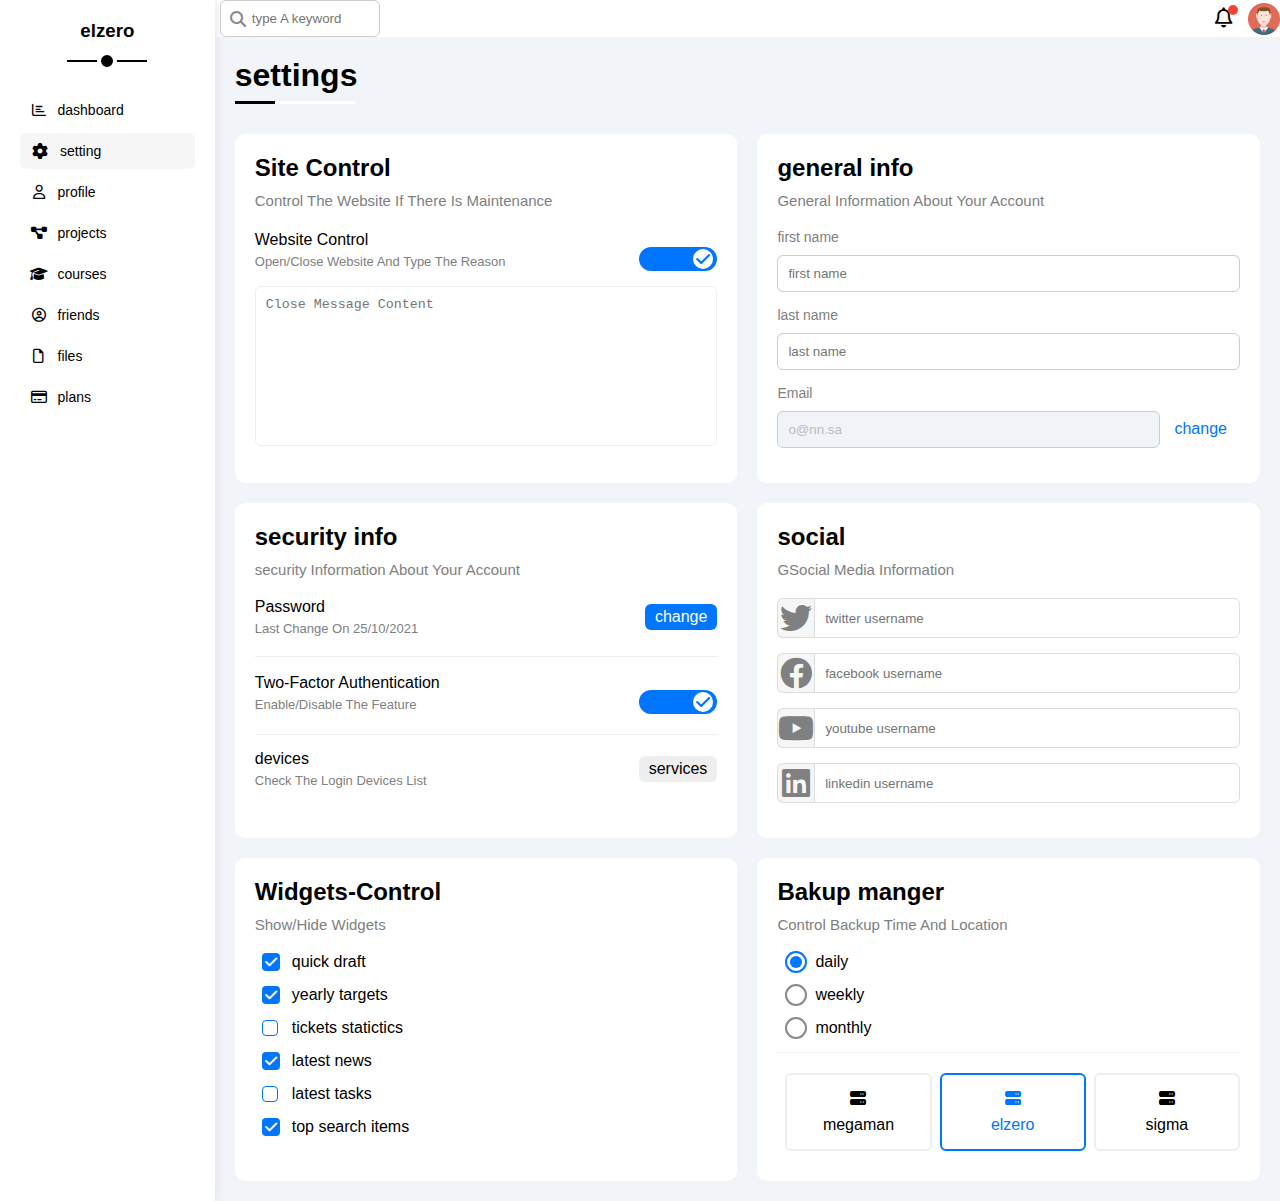
<file: settings.html>
<!DOCTYPE html>
<html lang="en">

<head>
    <meta charset="UTF-8">
    <meta name="viewport" content="width=device-width, initial-scale=1.0">
    <title>settings</title>
    <link rel="stylesheet" href="css/all.min.css" />
    <link rel="stylesheet" href="css/framework.css" />
    <link rel="stylesheet" href="css/index.css" />


    <!-- google fonts-->
    <link rel="preconnect" href="https://fonts.googleapis.com">
    <link rel="preconnect" href="https://fonts.gstatic.com" crossorigin>
    <link href="https://fonts.googleapis.com/css2?family=Open+Sans:wght@300;500&#038;display=swap" rel="stylesheet" />
</head>

<body>

    <div class="page d-flex">
        <div class="sidebar bg-white p-20 p-relative">
            <h3 class="p-relative txt-c mt-0">elzero</h3>
            <ul>
                <li>
                    <a class=" d-flex align-center fs-14 c-black rad-6 p-10" href="index.html">
                        <i class="fa-regular fa-chart-bar fa-fw"></i>
                        <span>dashboard</span>
                    </a>
                </li>

                <li>
                    <a class=" active d-flex  align-center c-black rad-6 p-10" href="settings.html">
                        <i class="fa-solid fa-gear fa-fw"></i>
                        <span>setting</span>
                    </a>
                </li>


                <li>
                    <a class=" d-flex align-center fs-14 c-black rad-6 p-10" href="profile.html">
                        <i class="fa-regular fa-user fa-fw"></i>
                        <span>profile</span>
                    </a>
                </li>


                <li>
                    <a class="d-flex align-center fs-14 c-black rad-6 p-10" href="projects.html">
                        <i class="fa-solid fa-diagram-project fa-fw"></i>
                        <span>projects</span>
                    </a>
                </li>


                <li>
                    <a class="d-flex align-center fs-14 c-black rad-6 p-10" href="courses.html">
                        <i class="fa-solid fa-graduation-cap fa-fw"></i>
                        <span>courses</span>
                    </a>
                </li>

                <li>
                    <a class=" d-flex align-center fs-14 c-black rad-6 p-10" href="friends.html">
                        <i class="fa-regular fa-circle-user fa-fw"></i>
                        <span>friends</span>
                    </a>
                </li>

                <li>
                    <a class="d-flex align-center fs-14 c-black rad-6 p-10" href="files.html">
                        <i class="fa-regular fa-file fa-fw"></i>
                        <span>files</span>
                    </a>
                </li>


                <li>
                    <a class="d-flex  align-center fs-14 c-black rad-6 p-10" href="plans.html">
                        <i class="fa-regular fa-credit-card fa-fw"></i>
                        <span>plans</span>
                    </a>
                </li>
            </ul>
        </div>
        <div class="content full-width">
            <!--start head-->
            <div class="head bg-white between-flex">
                <div class="search p-relative">
                    <input class="p-10" type="search" placeholder="type A keyword" />
                </div>
                <div class="icons d-flex align-center">
                    <span class="notification p-relative">
                        <i class="fa-regular fa-bell fa-lg"></i>
                    </span>
                    <img src="images/avatar.png" alt="" />
                </div>
            </div>

            <!--end head-->

            <h1 class="p-relative">settings</h1>
            <div class="settings-page m-20 d-grid gap-20">
                <!-- Start Settings Box -->
                <div class="p-20 bg-white rad-10">
                    <h2 class="mt-0 mb-10">Site Control</h2>
                    <p class="mt-0 mb-20 c-grey fs-15">Control The Website If There Is Maintenance</p>
                    <div class="mb-15 between-flex">
                        <div>
                            <span>Website Control</span>
                            <p class="c-grey mt-5 mb-0 fs-13">Open/Close Website And Type The Reason</p>
                        </div>

                        <div>
                            <label>
                                <input class="toggle-checkbox" type="checkbox" checked />
                                <div class="toggle-switch"></div>
                            </label>
                        </div>
                    </div>
                    <textarea class="close-message p-10 rad-6 d-block full-width"
                        placeholder="Close Message Content"></textarea>
                </div>
                <!--end setting box-->
                <!--start setting box-->
                <div class="p-20 rad-10 bg-white">
                    <h2 class="mt-0 mb-10">general info</h2>
                    <p class="c-grey fs-15 mt-0 mb-20">General Information About Your Account</p>
                    <div class="mb-15">
                        <label class="fs-14 d-block mb-10 c-grey">first name</label>
                        <input class="d-block b-none border-ccc full-width p-10 rad-6" type="text" id="first"
                            name="first name" placeholder="first name">
                    </div>

                    <div class="mb-15">
                        <label class="fs-14 d-block mb-10 c-grey">last name</label>
                        <input class="d-block b-none border-ccc full-width p-10 rad-6" type="text" id="last"
                            name="first name" placeholder="last name">
                    </div>


                    <div class="mb-15">
                        <label class="fs-14 d-block mb-10 c-grey">Email</label>
                        <input class=" email mr-10 b-none border-ccc  p-10 rad-6" type="email" id="email"
                            value="o@nn.sa" disabled>


                        <a href="#" class="c-blue">change</a>

                    </div>

                </div>

                <!--end setting box-->
                <!--start setting box-->

                <div class=" bg-white p-20 rad-10">
                    <h2 class="mt-0 mb-10">security info</h2>
                    <p class="c-grey mt-0 mb-20 fs-15">security Information About Your Account</p>
                    <div class="sec-box between-flex mb-15">
                        <div>
                            <span>Password</span>
                            <p class="c-grey fs-13 mb-0 mt-5">Last Change On 25/10/2021
                            </p>
                        </div>
                        <a class=" button bg-blue c-white btn-shape " href="#">change</a>
                    </div>
                    <div class="sec-box between-flex mb-15">
                        <div>
                            <span>Two-Factor Authentication</span>
                            <p class="c-grey fs-13 mb-0 mt-5">Enable/Disable The Feature </p>
                        </div>
                        <div>
                            <label>
                                <input class="toggle-checkbox" type="checkbox" checked />
                                <div class="toggle-switch"></div>
                            </label>
                        </div>
                    </div>
                    <div class="sec-box between-flex ">
                        <div>
                            <span>devices</span>
                            <p class="c-grey fs-13 mb-0 mt-5">Check The Login Devices List </p>
                        </div>
                        <a class=" c-black bg-eee btn-shape " href="#">services</a>
                    </div>
                </div>

                <!--end setting box-->
                <!--start setting box-->
                <div class=" social-boxes p-20 rad-10 bg-white">
                    <h2 class="mt-0 mb-10">social</h2>
                    <p class="c-grey fs-15 mt-0 mb-20">GSocial Media Information</p>
                    <div class="d-flex align-center mb-15">
                        <i class="fa-brands fa-twitter fa-2x center-flex c-grey"></i>
                        <input class="full-width" type="text" name="text" placeholder="twitter username">
                    </div>

                    <div class="d-flex align-center mb-15">
                        <i class="fa-brands fa-facebook fa-2x center-flex c-grey"></i>
                        <input class="full-width" type="text" name="text" placeholder="facebook username">
                    </div>

                    <div class="d-flex align-center mb-15">
                        <i class="fa-brands fa-youtube fa-2x center-flex c-grey"></i>
                        <input class="full-width" type="text" name="text" placeholder="youtube username">
                    </div>

                    <div class="d-flex align-center mb-15">
                        <i class="fa-brands fa-linkedin fa-2x center-flex c-grey"></i>
                        <input class="full-width" type="text" name="text" placeholder="linkedin username">
                    </div>
                </div>
                <!--end setting box-->
                <!--start setting box-->
                <div class=" widgets-control p-20 rad-10 bg-white">
                    <h2 class="mt-0 mb-10"> Widgets-Control</h2>
                    <p class="c-grey fs-15 mt-0 mb-20">Show/Hide Widgets</p>

                    <div class="control d-flex align-center mb-15">
                        <input type="checkbox" id="one" checked>
                        <label for="one">quick draft</label>
                    </div>
                    <div class="control d-flex align-center mb-15">
                        <input type="checkbox" id="two" checked>
                        <label for="two">yearly targets</label>
                    </div>

                    <div class="control d-flex align-center mb-15">
                        <input type="checkbox" id="three">
                        <label for="three">tickets statictics</label>
                    </div>

                    <div class="control d-flex align-center mb-15">
                        <input type="checkbox" id="four" checked>
                        <label for="four">latest news</label>
                    </div>
                    <div class="control d-flex align-center mb-15">
                        <input type="checkbox" id="five">
                        <label for="five">latest tasks</label>
                    </div>
                    <div class="control d-flex align-center mb-15">
                        <input type="checkbox" id="six" checked>
                        <label for="six">top search items</label>
                    </div>
                </div>

                <!--end setting box-->
                <!--start setting box-->

                <div class=" backup-control p-20 rad-10 bg-white">
                    <h2 class="mt-0 mb-10"> Bakup manger</h2>
                    <p class="c-grey fs-15 mt-0 mb-20">Control Backup Time And Location</p>

                    <div class="date d-flex align-center mb-15">
                        <input type="radio" name="time" id="daily" checked>
                        <label for="daily">daily</label>
                    </div>

                    <div class="date d-flex align-center mb-15">
                        <input type="radio" name="time" id="weekly">
                        <label for="weekly">weekly</label>
                    </div>


                    <div class="date d-flex align-center mb-15">
                        <input type="radio" name="time" id="monthly">
                        <label for="monthly">monthly</label>
                    </div>

                    <div class="servers d-flex align-center txt-c">
                        <input type="radio" name="servers" id="server-one">
                        <div class="server mb-10 rad-6 full-width">
                            <label class="d-block m-15" for="server-one">
                                <i class="fa-solid fa-server d-block mb-10"></i>
                                megaman
                            </label>
                        </div>

                        <input type="radio" name="servers" id="server-two" checked>
                        <div class="server mb-10 rad-6 full-width">
                            <label class="d-block m-15" for="server-two">
                                <i class="fa-solid fa-server d-block mb-10"></i>
                                elzero
                            </label>
                        </div>

                        <input type="radio" name="servers" id="server-three">
                        <div class="server mb-10 rad-6 full-width">
                            <label class="d-block m-15" for="server-three">
                                <i class="fa-solid fa-server d-block mb-10"></i>
                                sigma
                            </label>
                        </div>
                    </div>
                </div>

                <!--end setting box-->
            </div>
        </div>
    </div>
</body>

</html>
</file>
<file: css/framework.css>
/*start box*/
.d-flex {
    display: flex;

}

.align-center {
    align-items: center;
}

.space-between {
    justify-content: space-between;
}



.f-wrap {
    flex-wrap: wrap;
}

.d-grid {
    display: grid;
}

.gap-20 {
    gap: 20px;
}

.d-block {
    display: block;
}

@media(max-width:767px) {
    .block-mobile {
        display: block;
    }

    .hide-mobile {
        display: none;

    }

}

/*end box*/
/*start padding + margin*/

.p-10 {
    padding: 10px;
}

.p-15 {
    padding: 15px;
}

.p-20 {
    padding: 20px;
}

.pt-10 {
    padding-top: 10px;
}

.pt-15 {
    padding-top: 15px;
}

.pt-20 {
    padding-top: 20px;
}

.pb-10 {
    padding-bottom: 10px;
}

.pb-15 {
    padding-bottom: 15px;
}

.pb-20 {
    padding-bottom: 20px;
}

.pl-15 {
    padding-left: 15px;
}

.m-0 {
    margin: 0;
}

.m-15 {
    margin: 15px;
}

.m-20 {
    margin: 20px;
}

.mt-0 {
    margin-top: 0;

}

.mt-5 {
    margin-top: 5px;
}

.mt-10 {
    margin-top: 10px;
}

.mt-15 {
    margin-top: 15px;
}

.mt-20 {
    margin-top: 20px;
}

.mt-25 {
    margin-top: 25px;
}

.mr-10 {
    margin-right: 10px;
}

.mr-15 {
    margin-right: 15px;
}

.mb-0 {
    margin-bottom: 0;
}

.mb-5 {
    margin-bottom: 5px;
}

.mb-10 {
    margin-bottom: 10px;
}

.mb-15 {
    margin-bottom: 15px;
}

.mb-20 {
    margin-bottom: 20px;
}

.mb-25 {
    margin-bottom: 25px;
}




/*end padding + margin*/
/*start color*/
.bg-white {
    background-color: white;
}

.bg-eee {
    background-color: #eee;
}

.bg-blue {
    background-color: var(--blue-color);
}

.bg-orange {
    background-color: var(--orange-color);
}

.bg-green {

    background-color: var(--green-color);
}

.bg-red {
    background-color: var(--red-color);
}

.c-black {
    color: black;

}

.c-white {
    color: white;
}

.c-grey {
    color: gray;
}

.c-blue {
    color: var(--blue-color);
}

.c-orange {
    color: var(--orange-color);
}

.c-green {
    color: var(--green-color);
}

.c-red {
    color: var(--red-color);
}

/*end color*/
/*start position*/
.p-relative {
    position: relative;
}

.p-absolute {
    position: absolute;
}

/*end postion*/

/*start font*/
.txt-c {
    text-align: center;
}

.fw-bold {
    font-weight: bold;
}

.fw-normal {
    font-weight: normal;
}

.fs-13 {
    font-size: 13px;
}

.fs-14 {
    font-size: 14px;
}

.fs-15 {
    font-size: 15px;
}

.fs-25 {
    font-size: 25px;
}

@media(max-width:767px) {
    .txt-c-mobile {
        text-align: center;
    }


}

/*end font*/
/*start border*/
.rad-6 {
    border-radius: 6px;
}

.rad-10 {
    border-radius: 10px;
}

.b-none {
    border: none;
}

.rad-half {
    border-radius: 50%;
}

.border-ccc {
    border: 1px solid #ccc;
}

.border-eee {
    border: 1px solid #eee;
}

/*end border*/
/*start width + height*/
.full-width {
    width: 100%;
}

.w-fit {
    width: fit-content;
}

.h-full {
    height: 100%;
}

.w-100 {
    width: 100px;
}

.h-100 {
    height: 100px;
}

/*end width*/

/*start component*/
.between-flex {
    display: flex;
    justify-content: space-between;
    align-items: center;
}


.center-flex {
    display: flex;
    align-items: center;
    justify-content: center;
}

.btn-shape {
    padding: 4px 10px;
    border-radius: 6px;
}



/*end component*/
</file>
<file: css/index.css>
:root {
    --blue-color: #0075ff;
    --blue-alt-color: #0d69d5;
    --orange-color: #f59e0b;
    --green-color: #22c55e;
    --red-color: #f44336;
    --grey-color: #888;


}





* {
    box-sizing: border-box;

}

body {
    font-family: "open sans ", sans-serif;
    margin: 0;

}

*:focus {
    outline: none;

}

a {
    text-decoration: none;
}


ul {
    list-style: none;
    padding: 0;
}

::-webkit-scrollbar {
    width: 15px;
}

::-webkit-scrollbar-track {
    border-radius: 2px;
    background-color: white;

}

::-webkit-scrollbar-thumb {
    background-color: var(--blue-color);
    border-radius: 2px;
}

::-webkit-scrollbar-thumb:hover {
    background-color: var(--blue-alt-color);
    border-radius: 5px;
}

.page {
    background-color: #f1f4f9;
    min-height: 100vh;
}


/*start sidebar*/
.sidebar {
    width: 250px;
    box-shadow: 0 0 10px #ddd;

}

.sidebar>h3 {
    margin-bottom: 50px;


}

.sidebar>h3::before,
.sidebar>h3::after {
    content: "";
    position: absolute;
    transform: translateX(-50%);
    background-color: black;
    left: 50%;
}


.sidebar>h3::before {
    height: 2px;
    width: 80px;
    bottom: -20px;
}

.sidebar>h3::after {
    border: 4px solid white;
    bottom: -29px;
    width: 12px;
    height: 12px;
    border-radius: 50%;

}



.sidebar ul li a {
    transition: 0.3s;
    margin-bottom: 5px;

}

.sidebar ul li a.active,
.sidebar ul li a:hover {
    background-color: #f6f6f6;


}

.sidebar ul li a span {
    margin-left: 10px;
    font-size: 14px;
}

@media(max-width:767px) {
    .sidebar {
        width: 58px;
        padding: 10px;
    }

    .sidebar>h3 {
        margin-bottom: 15px;
        font-size: 13px;
    }

    .sidebar>h3::before,
    .sidebar>h3::after {
        display: none;

    }

    .sidebar ul li a span {
        display: none;
    }


}

/*end sidebar*/
/*start content*/

.content {
    overflow: hidden;

}



.content .head .search::before {
    content: "\f002";
    font-family: "Font Awesome 6 Free";
    font-weight: 900;
    left: 15px;
    top: 50%;
    transform: translateY(-50%);
    color: var(--grey-color);
    position: absolute;
    width: 14px;
}

.head .search input {
    border: 1px solid #ccc;
    margin-left: 5px;
    padding-left: 31px;
    border-radius: 6px;
    width: 160px;
    transition: width 0.3s;
}

.head input:focus {
    width: 200px;


}

.head input:focus::placeholder {
    opacity: 0;
}

.head .icons .notification::before {

    position: absolute;
    content: "";
    width: 10px;
    height: 10px;
    border-radius: 50%;
    background-color: var(--red-color);
    right: -5px;
    top: -5px;
}

.head .icons img {
    width: 32px;
    height: 32px;
    margin-left: 15px;
}

.page h1 {
    margin: 20px 20px 40px;
}

.page h1::before,
.page h1::after {
    content: "";
    position: absolute;
    height: 3px;
    left: 0;
    bottom: -10px;

}

.page h1::before {
    background-color: white;
    width: 120px;
}


.page h1::after {
    background-color: black;
    width: 40px;
}


.wrapper {
    grid-template-columns: repeat(auto-fill, minmax(450px, 1fr));
    margin-left: 20px;
    margin-right: 20px;
    margin-bottom: 20px;
}

@media(max-width:767px) {
    .wrapper {
        grid-template-columns: minmax(250px, 1fr);
        margin-left: 10px;
        margin-right: 10px;
        gap: 10px;
    }

}



/*end content*/
/*start welcome wedget*/
.welcome {

    overflow: hidden;
}

.welcome .intro img {
    width: 200px;
    margin-bottom: -10px;
}


.welcome .avatar {
    width: 64px;
    height: 64px;
    border-radius: 50%;
    margin-left: 20px;
    margin-top: -32px;
    padding: 2px;
    border: 2px solid white;
    box-shadow: 0 0 5px #ddd;
}

.welcome .body {
    border-top: 1px solid #eee;
    border-bottom: 1px solid #eee;

}


.welcome .body>div {
    flex: 1;
}

.welcome .visit {
    margin: 0 15px 15px auto;
    transition: 0.3s;
}

.welcome .visit:hover {

    background-color: var(--blue-alt-color);
}


/*end welcome wedget*/
/*start quick draft*/
.quick-draft textarea {
    resize: none;
    min-height: 180px;
}

.quick-draft .save {
    margin-left: auto;
    cursor: pointer;
    transition: 0.3s;
}

.quick-draft .save:hover {
    background-color: var(--blue-alt-color);

}

/*end quick draft*/
/*start targets*/
.targets .target-row .icons {
    width: 80px;
    height: 80px;
    margin-right: 15px;

}

.targets .details {
    flex: 1;

}

.targets .details .progress {
    height: 4px;
}

.targets .details .progress>span {
    position: absolute;
    left: 0;
    top: 0;
    height: 100%;
}

.targets .details .progress>span span {
    position: absolute;
    bottom: 16px;
    right: -16px;
    color: white;
    padding: 2px 5px;
    border-radius: 6px;
    font-size: 13px;
}

.targets .details .progress>span span::after {
    content: "";
    border-color: transparent;
    border-width: 5px;
    border-style: solid;
    position: absolute;
    bottom: -10px;
    left: 50%;
    transform: translateX(-50%);
}

.targets .details .progress>.blue span::after {
    border-top-color: var(--blue-color);
}

.blue .icon,
.blue .progress {
    background-color: rgb(0 117 255 / 20%);
}

.orange .icon,
.orange .progress {
    background-color: rgb(245 158 11 / 20%);
}

.green .icon,
.green .progress {
    background-color: rgb(34 197 94 / 20%);
}

/*end targets*/
/*start tickets*/
.tickets .box {

    border: 1px solid #ccc;
    width: calc(50% - 10px);
}

@media(max-width:767px) {
    .tickets .box {
        width: 100%;

    }

}

/*end tickets*/
/*start latest news*/

.latest-news .news-row:not(:last-child) {
    border-bottom: 1px solid #eee;
    margin-bottom: 20px;
    padding-bottom: 20px;
}

.latest-news .news-row img {
    width: 100px;
    border-radius: 6px;
    margin-right: 15px;
}

.latest-news .news-row .info {
    flex-grow: 1;
}

.latest-news .news-row .info h3 {
    font-size: 16px;
    margin: 0 0 6px;

}

@media(max-width:767px) {
    .latest-news .news-row {
        display: block;
    }

    .latest-news .news-row .label {
        width: fit-content;
        margin: 10px auto;
    }
}


/*end latest news*/
/*start latest tasks*/

.latest-tasks .task-row:not(:last-child) {
    border-bottom: 1px solid #eee;
    margin-bottom: 20px;
    padding-bottom: 20px;
}

.task-row .info {
    flex-grow: 1;
}

.task-row .delete {
    cursor: pointer;
    transition: 0.3s;

}

.task-row .delete:hover {
    color: var(--red-color);
}

.latest-tasks .done {
    opacity: 0.3;
}

.latest-tasks .done h3,
.latest-tasks .done p {
    text-decoration: line-through;


}

/*end latest tasks*/
/*start latest uploads*/
.latest-uploads ul li:not(:last-child) {
    border-bottom: 1px solid #eee;
}

.latest-uploads ul li img {
    width: 40px;
    height: 40px;
}

/*end latest uploads*/
/*start latest project*/

.latest-project ul::before {
    content: "";
    position: absolute;
    width: 2px;
    height: 100%;
    left: 11px;
    background-color: var(--blue-color);
}


.latest-project ul li::before {
    content: "";
    width: 20px;
    height: 20px;
    border-radius: 50%;
    display: block;
    border: 1px solid white;
    outline: 1px solid var(--blue-color);
    background-color: white;
    z-index: 1;
    margin-right: 15px;
}

.latest-project ul li.done::before {
    background-color: var(--blue-color);



}

.latest-project ul li.current::before {
    animation: changing-color 0.8s infinite alternate;

}

.latest-project .lanuch-icon {
    opacity: 0.1;
    right: 0;
    bottom: 0;
    position: absolute;
    width: 160px;
}


/*end latest project*/
/*start reminders*/
.reminders ul li>.key {
    width: 15px;
    height: 15px;
}

.reminders ul li>.blue {
    border-left: 2px solid var(--blue-color);
}

.reminders ul li>.orange {
    border-left: 2px solid var(--orange-color);
}


.reminders ul li>.green {
    border-left: 2px solid var(--green-color);
}

.reminders ul li>.red {
    border-left: 2px solid var(--red-color);
}

/*end reminders*/
/*start latest post*/
.latest-post .avatar {
    height: 48px;
    width: 48px;
}

.latest-post .post-content {
    border-top: 1px solid #eee;
    border-bottom: 1px solid #eee;
    text-transform: capitalize;
    line-height: 1.8;
    min-height: 140px;
}

/*end latest post*/

/*start social media*/
.social-media .box {
    padding-left: 70px;
}

.social-media .box i {
    width: 52px;
    position: absolute;
    left: 0;
    top: 0;
    transition: 0.3s;
}

.social-media .box i:hover {
    transform: rotate(5deg);
}

.social-media .twitter {
    background-color: rgb(29 161 242 / 20%);
    color: #1da1f2;
}

.social-media .twitter i,
.social-media .twitter a {
    background-color: #1da1f2;
}

.social-media .facebook {
    background-color: rgb(24 119 242 / 20%);
    color: #1da1f2;
}

.social-media .facebook i,
.social-media .facebook a {

    background-color: #1877f2;

}

.social-media .youtube {
    background-color: rgb(255 0 0 / 20%);
    color: #ff0000;
}

.social-media .youtube i,
.social-media .youtube a {
    background-color: #ff0000;
}

.social-media .linkedin {
    background-color: rgb(0 119 181 / 20%);
    color: #0077b5;
}

.social-media .linkedin i,
.social-media .linkedin a {
    background-color: #0077b5;

}



/*end social media*/
/*start projects table*/
.projects .responsive-table {
    overflow-x: auto;
}

.projects table {
    min-width: 1000px;
    border-spacing: 0;
}

.projects thead td {
    background-color: #eee;
    font-weight: bold;
}

.projects table td {
    padding: 15px;
}

.projects tbody td {
    border-left: 1px solid #eee;
    border-bottom: 1px solid #eee;

}

.projects tbody tr td:last-child {
    border-right: 1px solid #eee;
}

.projects tbody tr:hover td {
    background-color: #faf7f7;
}

.projects table tbody img {
    width: 32px;
    height: 32px;
    border-radius: 50%;
    background-color: white;
    padding: 2px;
}

.projects table tbody img:not(:first-child) {
    margin-left: -20px;
}

.projects table .label {
    font-size: 13px;

}


/*end projects table*/
/*start setting page*/
.settings-page {
    grid-template-columns: repeat(auto-fill, minmax(350px, 1fr));
}


@media(max-width:767px) {
    .settings-page {
        grid-template-columns: minmax(100px, 1fr);
        margin-left: 10px;
        margin-right: 10px;
        gap: 10px;
    }
}





.settings-page .close-message {
    resize: none;
    border: none;
    border: 1px solid #eee;
    min-height: 160px;

}

.settings-page .email {
    display: inline-flex;
    width: calc(100% - 80px);
}

.settings-page :disabled {
    cursor: no-drop;
    background-color: #f0f4f8;
    color: #bbb;

}

.settings-page .sec-box {
    padding-bottom: 20px;

}

.settings-page .sec-box:not(:last-of-type) {
    border-bottom: 1px solid #eee;
}

.settings-page .sec-box .button {
    transition: 0.3s;
}

.settings-page .sec-box .button:hover {
    background-color: var(--blue-alt-color);
}

.settings-page .social-boxes i {
    border: 1px solid #ddd;
    border-radius: 6px 0 0 6px;
    width: 40px;
    height: 40px;
    background-color: #f6f6f6;
    border-right: none;
    transition: 0.3s;
}

.settings-page .social-boxes input {
    padding: 10px;
    height: 40px;
    border: 1px solid #ddd;
    border-radius: 0 6px 6px 0;


}

.settings-page .social-boxes>div:focus-within i {
    color: black;

}

.widgets-control .control label {
    padding-left: 30px;
    position: relative;
    cursor: pointer;
}

.widgets-control .control input[type="checkbox"] {
    -webkit-appearance: none;
    appearance: none;


}

.widgets-control .control label::before {
    content: "";
    position: absolute;
    width: 14px;
    height: 14px;
    border-radius: 4px;
    left: 0;
    top: 50%;
    margin-top: -8px;
    border: 1px solid var(--blue-color);
}

.widgets-control .control label:hover:before {
    border-color: var(--blue-alt-color);
}



.widgets-control .control label::after {
    position: absolute;
    content: "\f00c";
    font-family: "font awesome 6 free";
    font-weight: 900;
    left: 0;
    font-size: 14px;
    display: flex;
    align-items: center;
    justify-content: center;
    top: 50%;
    margin-top: -9px;
    width: 18px;
    height: 18px;
    background-color: var(--blue-color);
    color: white;
    border-radius: 4px;
    transition: 0.3s;
    transform: scale(0) rotate(360deg);


}

.widgets-control .control input[type="checkbox"]:checked+label::after {
    transform: scale(1);

}

.backup-control input[type="radio"] {
    -webkit-appearance: none;
    appearance: none;
}

.backup-control .date label {
    padding-left: 30px;
    position: relative;
    cursor: pointer;

}

.backup-control .date label::before {
    content: "";
    position: absolute;
    border: 2px solid var(--grey-color);
    left: 0;
    top: 50%;
    margin-top: -11px;
    width: 18px;
    height: 18px;
    border-radius: 50%;
}


.backup-control .date label::after {
    content: "";
    position: absolute;
    width: 12px;
    height: 12px;
    border-radius: 50%;
    background-color: var(--blue-color);
    top: 3px;
    left: 5px;
    transform: scale(0);
    transition: 0.3s;

}

.backup-control .date input[type="radio"]:checked+label::before {
    border-color: var(--blue-color);

}

.backup-control .date input[type="radio"]:checked+label::after {
    transform: scale(1);
}


.backup-control .servers {
    border-top: 1px solid #eee;
    padding-top: 20px;
}

@media(max-width:767px) {
    .backup-control .servers {
        flex-wrap: wrap;
    }
}

.backup-control .servers .server {
    border: 2px solid #eee;
}

.backup-control .servers .server label {
    cursor: pointer;

}

.backup-control .servers input[type="radio"]:checked+.server {
    border-color: var(--blue-color);
    color: var(--blue-color);
}


.toggle-checkbox {
    --webkit-apperance: none;
    appearance: none;


}

.toggle-switch {
    background-color: #ccc;
    height: 24px;
    width: 78px;
    border-radius: 16px;
    cursor: pointer;
    transition: 0.3s;
    position: relative;
}

.toggle-switch::before {
    content: "\f00d";
    position: absolute;
    font-weight: 900;
    font-family: "font awesome 6 free";
    background-color: white;
    top: 2px;
    left: 4px;
    display: flex;
    align-items: center;

    justify-content: center;
    width: 20px;
    height: 20px;
    border-radius: 50%;
    color: #aaa;
}

.toggle-checkbox:checked+.toggle-switch {
    background-color: var(--blue-color);

}


.toggle-checkbox:checked+.toggle-switch::before {
    content: "\f00c";
    color: var(--blue-color);
    left: 54px;
}

/*end setting page*/
/*start profile page*/




@media(max-width:767px) {
    .profile-page .overview {
        flex-direction: column;
    }
}

.profile-page .avatar-box {
    width: 300px;

}

@media(min-width:767px) {
    .profile-page .avatar-box {
        border-right: 1px solid #eee;

    }

}

.profile-page .overview .avatar-box>img {
    width: 120px;
    height: 120px;

}

.profile-page .overview .avatar-box .level {
    width: 70%;
    height: 6px;
    margin: auto;
    overflow: hidden;
}

.profile-page .overview .avatar-box .level span {
    left: 0;
    height: 100%;
    background-color: var(--blue-color);
    top: 0;
    position: absolute;
    border-radius: 6px
}

/*start information row*/

.profile-page .info-box .box {
    flex-wrap: wrap;
    transition: 0.3s;
    border-bottom: 1px solid #eee;
}



.profile-page .info-box .box>div {
    min-width: 250px;
    padding: 10px 0 0;
}

.profile-page .info-box .box:hover {
    background-color: #faf7f7;
}



/*end information row*/
/*start traning cod*/
.profile-page .info-box .toggle-switch {
    height: 20px;
}

.profile-page .info-box .toggle-switch::before {
    width: 12px;
    height: 12px;
    font-size: 8px;
}

.profile-page .info-box .toggle-checkbox:checked+.toggle-switch::before {
    left: 62px;
}

@media(max-width:767px) {
    .profile-page .info-box .toggle-switch {
        margin: auto;
    }

}

/*end traning cod*/
/*start other data*/
@media(max-width:767px) {
    .profile-page .other-data {
        flex-direction: column;

    }
}

.profile-page .other-data .skills-card {
    flex-grow: 1;
}

.profile-page .other-data .skills-card li {
    padding: 15px 0;
}

.profile-page .other-data .skills-card li:not(:last-child) {
    border-bottom: 1px solid #eee;
}

.profile-page .other-data .skills-card li span {
    background-color: #eee;
    border-radius: 6px;
    display: inline-flex;
    padding: 4px 10px;
}

.profile-page .other-data .skills-card li span:not(:last-child) {
    margin-right: 5px;
}

.profile-page .other-data .activites {
    flex-grow: 2;
}

.profile-page .activites .activity {
    padding-bottom: 20px;
    margin-bottom: 20px;
}

.profile-page .activites .activity:not(:last-child) {
    border-bottom: 1px solid #eee;
}

.profile-page .activites .activity img {
    width: 64px;
    height: 64px;
    border-radius: 50%;
    margin-right: 10px;

}

@media(min-width:768px) {
    .profile-page .activites .activity .date {
        margin-left: auto;
        text-align: right;
    }
}

@media(max-width:767px) {
    .profile-page .activity {
        flex-direction: column;
    }

    .profile-page .activity img {
        margin-bottom: 15px;
        margin-right: 0;
    }

    .profile-page .activity .date {
        margin-top: 15px;
    }
}


/*end other data*/
/*end profile page*/
/*start projects page*/
.projects-page {
    grid-template-columns: repeat(auto-fill, minmax(500px, 1fr));
}

@media(max-width:767px) {
    .projects-page {
        grid-template-columns: minmax(200px, 1fr);
        margin-right: 10px;
        margin-left: 10px;
        gap: 10px;
    }

}

.projects-page .project .date {
    position: absolute;
    right: 10px;
    top: 10px;
}

.projects-page .project .team {
    min-height: 80px;
    position: relative;
}

.projects-page .project a {
    left: 0;
    bottom: 0;
    position: absolute;
}

.projects-page .project a:nth-child(2) {
    left: 25px;
}

.projects-page .project a:nth-child(3) {
    left: 50px;
}

.projects-page .project a:nth-child(4) {
    left: 75px;
}

.projects-page .project a:nth-child(5) {
    left: 100px;
}

.projects-page .project a:hover {
    z-index: 1000;
}

.projects-page .project a img {
    width: 40px;
    height: 40px;
    border-radius: 50%;
    border: 2px solid white;
}

.projects-page .project .do {
    padding-top: 15px;
    margin-top: 15px;
    border-top: 1px solid #eee;
    justify-content: flex-end;
}

@media(max-width:767px) {
    .projects-page .project .do {
        flex-direction: column;
    }
}

.projects-page .project .do span {
    padding: 4px 10px;
    width: fit-content;
    margin-left: 5px;

}

@media(max-width:767px) {
    .projects-page .project .do span:not(:last-child) {
        margin-bottom: 15px;
    }
}

.projects-page .project .info {
    border-top: 1px solid #eee;
    margin-top: 15px;
    margin-top: 15px;
    padding: 20px;
}

@media(max-width:767px) {
    .projects-page .project .info {
        flex-direction: column;
    }
}

.projects-page .project .info .prog {
    position: relative;
    height: 8px;
    width: 240px;
    border-radius: 6px;
}

@media(max-width:767px) {
    .projects-page .project .info .prog {
        margin-bottom: 15px;
    }
}

.projects-page .project .info .prog span {

    height: 100%;
    left: 0;
    top: 0;
    position: absolute;
    border-radius: 6px;
}

/*end projects page*/
/*start courses page*/
.courses-page {
    grid-template-columns: repeat(auto-fill, minmax(300px, 1fr));
}

@media(max-width:767px) {
    .courses-page {
        grid-template-columns: minmax(200px, 1fr);
        margin-right: 10px;
        margin-left: 10px;
        gap: 10px;
    }

}

.courses-page .course .cover {
    max-width: 100%;

}

.courses-page .course .instructor {
    position: absolute;
    top: 20px;
    left: 20px;
    width: 64px;
    height: 64px;
    border-radius: 50%;
    border: 2px solid white;
}

.courses-page .course .description {
    line-height: 1.6;
}

.courses-page .course .info {
    border-top: 1px solid #eee;
}

.courses-page .course .info .title {
    left: 50%;
    position: absolute;
    transform: translateX(-50%);
    top: -13px;
    font-size: 13px;
}

/*end courses page*/
/*start friends page*/

.friends-page {
    grid-template-columns: repeat(auto-fill, minmax(300px, 1fr));
}

@media(max-width:767px) {
    .friends-page {
        grid-template-columns: minmax(200px, 1fr);
        margin-right: 10px;
        margin-left: 10px;
        gap: 10px;
    }

}

.friends-page .contact {
    left: 10px;
    position: absolute;
    top: 10px;
}

.friends-page .contact i {
    background-color: #eee;
    padding: 10px;
    border-radius: 50%;
    font-size: 13px;
    cursor: pointer;
    transition: 0.3s;
    color: #666;
}

.friends-page .contact i:hover {
    background-color: var(--blue-color);
    color: white;
}

.friends-page .icons {
    margin-top: 15px;
    margin-bottom: 15px;
    padding-top: 15px;
    padding-bottom: 15px;
    border-top: 1px solid #eee;
    border-bottom: 1px solid #eee;
}

.friends-page .icons i {
    margin-right: 5px;
}

.friends-page .icons .vip {
    right: 0;
    position: absolute;
    transform: translateY(-50%);
    top: 50%;
    font-size: 40px;

    opacity: 0.2;
}

/*end friends page*/
/*start files page*/

.files-page {
    flex-direction: row-reverse;
    align-items: flex-start;
}

@media(max-width:767px) {
    .files-page {
        flex-direction: column;
        align-items: normal;
    }


}



.files-page .files-stuts {
    min-width: 260px;

}

.files-page .files-stuts .icon {
    width: 40px;
    height: 40px;
    margin-right: 10px;
}

.files-page .files-stuts .size {
    margin-left: auto;
}

.files-page .files-stuts .blue {
    background-color: rgb(0 117 255 / 20%);
}

.files-page .files-stuts .green {
    background-color: rgb(34 197 94 / 20%);
}

.files-page .files-stuts .orange {
    background-color: rgb(245 158 11 / 20%);
}

.files-page .files-stuts .red {
    background-color: rgb(244 67 54 / 20%);
}

.files-page .files-stuts .upload {
    transition: 0.3s;
    margin: 15px auto 0;
    padding: 10px 15px;
}

.files-page .files-stuts .upload:hover {
    background-color: var(--blue-alt-color);
}

.files-page .files-stuts .upload:hover i {
    animation: go-up 0.8s infinite;
}

.files-page .files-content {
    flex: 1;
    grid-template-columns: repeat(auto-fill, minmax(200px, 1fr));
}

.files-page .files-content .file img {
    width: 64px;
    height: 64px;
    transition: 0.3s;

}

.files-page .files-content .icon:hover {
    transform: rotate(5deg);
}

.files-page .files-content .info {
    border-top: 1px solid #eee;
}



/*end files page*/
/*start plans page*/
.plans-page {
    grid-template-columns: repeat(auto-fill, minmax(450px, 1fr));
}

@media(max-width:767px) {
    .plans-page {
        grid-template-columns: minmax(250px, 1fr);
        margin-right: 10px;
        margin-left: 10px;
        gap: 10px;
    }

}

.plans-page .plan .top {
    border: 3px solid white;
    outline: 3px solid transparent;
}

.plans-page .plan.green .top {
    outline-color: var(--green-color);
}

.plans-page .plan.blue .top {
    outline-color: var(--blue-color);
}

.plans-page .plan.orange .top {
    outline-color: var(--orange-color);
}

.plans-page .plan .top .price {
    font-size: 40px;
    position: relative;
    width: fit-content;
    margin: auto;
}


.plans-page .plan .top .price span {
    position: absolute;
    font-size: 20px;
    left: -20px;
    top: 0;
}

.plans-page .plan ul li {
    padding: 15px 0;
    border-bottom: 1px solid #eee;
    display: flex;
    align-items: center;
    font-size: 15px;
}

.plans-page .plan ul li i:first-child {
    margin-right: 5px;
    font-size: 18px;
}

.plans-page .plan ul li i.yes {
    color: var(--green-color);
}

.plans-page .plan ul li i:not(.yes, .help) {
    color: var(--red-color);
}

.plans-page .plan ul li i.help {
    color: var(--grey-color);
    margin-left: auto;
    cursor: pointer;

}

/*end plans page*/








/*start animation*/

@keyframes changing-color {
    from {
        background-color: var(--blue-color);
    }

    to {
        background-color: white;
    }
}

@keyframes go-up {

    0%,
    100% {
        transform: translateY(0);
    }

    50% {
        transform: translateY(-5px);
    }
}












/*end animation*/
</file>
